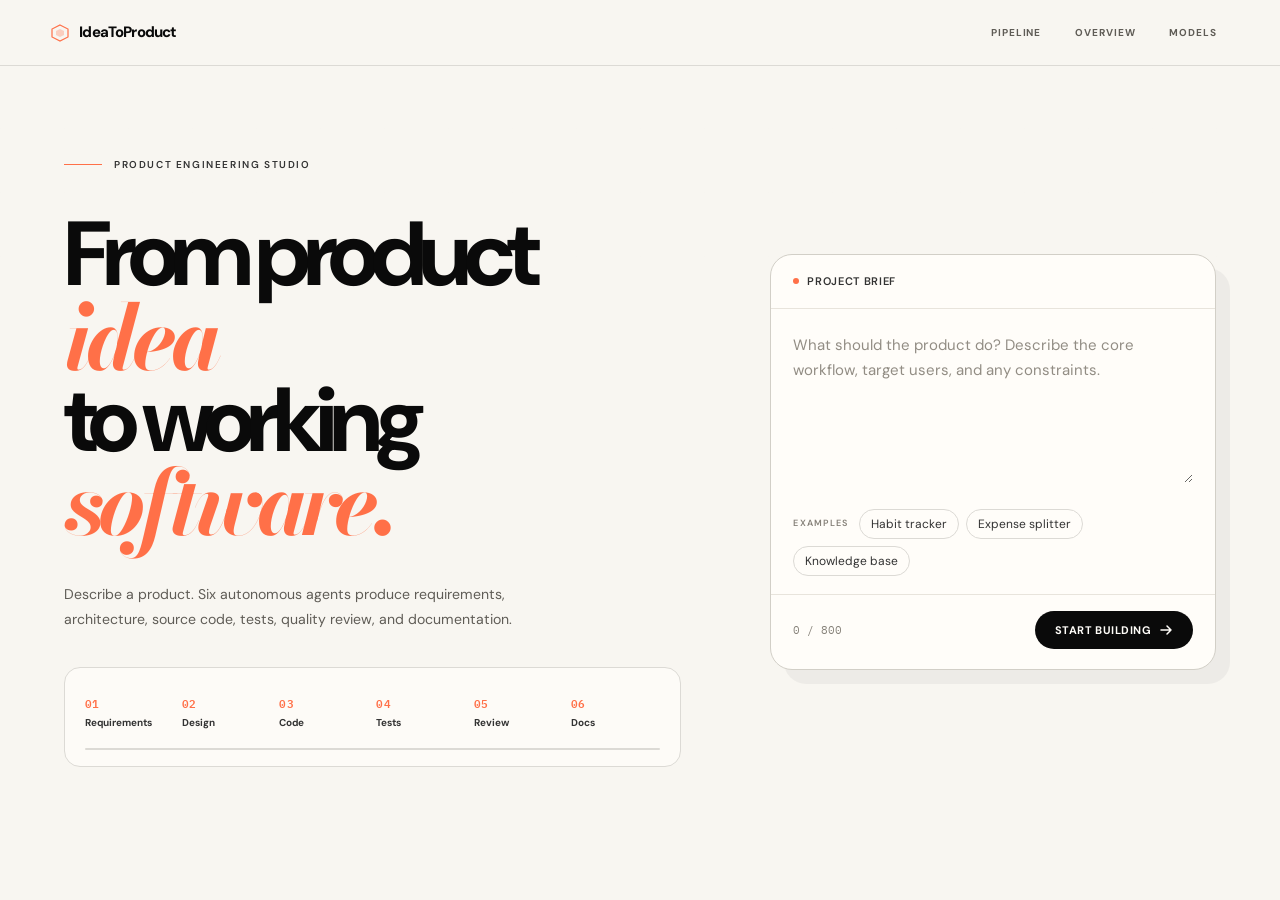
<file: frontend/index.html>
<!DOCTYPE html>
<html lang="en">

<head>
  <meta charset="UTF-8" />
  <meta name="viewport" content="width=device-width, initial-scale=1.0" />
  <title>IdeaToProduct — Product Engineering Studio</title>
  <meta name="description"
    content="Transform a product brief into structured requirements, architecture, generated code, tests, quality review, and documentation." />
  <link rel="preconnect" href="https://fonts.googleapis.com" />
  <link rel="preconnect" href="https://fonts.gstatic.com" crossorigin />
  <link
    href="https://fonts.googleapis.com/css2?family=DM+Sans:ital,opsz,wght@0,9..40,400;0,9..40,500;0,9..40,600;0,9..40,700&family=DM+Serif+Display&family=IBM+Plex+Mono:wght@400;500&display=swap"
    rel="stylesheet" />
  <link rel="stylesheet" href="style.css" />
  <link href="https://fonts.googleapis.com/css2?family=Bodoni+Moda:ital,opsz,wght@1,6..96,700&display=swap" rel="stylesheet">
</head>

<body>
  <!-- ═══════════════════════════════════════
     GLOBAL NAV
  ════════════════════════════════════════ -->
  <nav class="nav" id="mainNav" role="navigation" aria-label="Main navigation">
    <div class="nav-inner">
      <a href="#" class="nav-logo" id="navLogo" aria-label="IdeaToProduct home">
        <svg class="logo-mark" width="18" height="18" viewBox="0 0 18 18" fill="none" aria-hidden="true">
          <polygon points="9,1 17,5 17,13 9,17 1,13 1,5" stroke="currentColor" stroke-width="1.2" fill="none" />
          <polygon points="9,5 13,7 13,11 9,13 5,11 5,7" fill="currentColor" opacity="0.3" />
        </svg>
        <span>IdeaToProduct</span>
      </a>

      <!-- Landing nav links -->
      <div class="nav-links" id="navLanding">
        <a href="#pipeline-overview" class="nav-link">Pipeline</a>
        <button class="nav-link" id="navOverviewBtn" type="button" onclick="openPipelineOverview()">Overview</button>
        <button class="nav-link" id="navModelCfgBtn" type="button">Models</button>
      </div>

      <!-- Studio nav (shown during workspace) -->
      <div class="nav-links nav-studio hidden" id="navStudio">
        <div class="pipeline-status" id="navPipelineStatus">
          <span class="status-indicator" id="navStatusIndicator"></span>
          <span class="status-label" id="navPipelineLabel">Initializing</span>
        </div>
        <button class="nav-btn-ghost stop-btn hidden" id="stopPipelineBtn" type="button"
          onclick="stopPipeline()">Stop</button>
        <button class="nav-btn-ghost" id="navModelCfgBtn2" type="button">Models</button>
        <div class="export-menu-wrap">
          <button class="nav-btn-ghost" id="exportMenuBtn" type="button" aria-expanded="false">Export</button>
          <div class="export-menu hidden" id="exportMenu" role="menu">
            <button type="button" data-export="zip">Download project ZIP</button>
            <button type="button" data-export="json">Export pipeline JSON</button>
            <button type="button" data-export="markdown">Export report Markdown</button>
          </div>
        </div>
        <button class="nav-btn-ghost" onclick="exitStudio()" type="button">Exit</button>
      </div>

      <!-- Mobile menu toggle -->
      <button class="mobile-menu-toggle hidden" id="mobileMenuToggle" aria-label="Toggle menu" type="button">
        <span></span><span></span><span></span>
      </button>
    </div>
  </nav>

  <!-- ═══════════════════════════════════════
     SCREEN: LANDING
  ════════════════════════════════════════ -->
  <section id="screenLanding" class="screen screen-landing">
    <!-- Animated background -->
    <div class="landing-bg" aria-hidden="true">
      <div class="bg-grid"></div>
      <div class="bg-orb bg-orb-1"></div>
      <div class="bg-orb bg-orb-2"></div>
      <div class="bg-orb bg-orb-3"></div>
      <canvas id="particleCanvas" class="bg-particles"></canvas>
      <div class="bg-glow-line"></div>
    </div>
    <div class="landing-grid">
      <!-- Left: Editorial headline + pipeline -->
      <div class="landing-editorial" id="landingLeft">
        <p class="landing-eyebrow">
          <span class="eyebrow-line"></span>
          Product Engineering Studio
        </p>

        <h1 class="landing-heading">
          <span class="lh-line">From product</span>
          <span class="lh-line lh-serif">idea</span>
          <span class="lh-line">to working</span>
          <span class="lh-line lh-serif">software.</span>
        </h1>

        <p class="landing-description">
          Describe a product. Six autonomous agents produce requirements,
          architecture, source code, tests, quality review, and documentation.
        </p>

        <!-- Pipeline visualization -->
        <div class="pipeline-track" id="pipeline-overview" aria-label="Six-stage pipeline">
          <div class="pt-stages">
            <div class="pt-stage" data-stage="requirement">
              <span class="pt-num">01</span>
              <span class="pt-label">Requirements</span>
            </div>
            <div class="pt-stage" data-stage="design">
              <span class="pt-num">02</span>
              <span class="pt-label">Design</span>
            </div>
            <div class="pt-stage" data-stage="code">
              <span class="pt-num">03</span>
              <span class="pt-label">Code</span>
            </div>
            <div class="pt-stage" data-stage="test">
              <span class="pt-num">04</span>
              <span class="pt-label">Tests</span>
            </div>
            <div class="pt-stage" data-stage="review">
              <span class="pt-num">05</span>
              <span class="pt-label">Review</span>
            </div>
            <div class="pt-stage" data-stage="documentation">
              <span class="pt-num">06</span>
              <span class="pt-label">Docs</span>
            </div>
          </div>
          <div class="pt-connector"><span class="pt-signal"></span></div>
        </div>
      </div>

      <!-- Right: Idea input card -->
      <div class="landing-input" id="landingRight">
        <div class="idea-card" id="ideaCard">
          <div class="ic-header">
            <span class="ic-dot"></span>
            <span class="ic-label">Project Brief</span>
          </div>

          <div class="ic-body">
            <label for="ideaInput" class="sr-only">Describe your product idea</label>
            <textarea id="ideaInput" class="ic-textarea"
              placeholder="What should the product do? Describe the core workflow, target users, and any constraints."
              maxlength="800" rows="5"></textarea>
          </div>

          <div class="ic-examples">
            <span class="ic-ex-label">Examples</span>
            <button class="ic-chip" type="button" onclick="fillIdea(this)"
              data-idea="A minimalist habit tracker where users set daily goals, check them off, and build streaks. Reset at midnight, weekly email summary on Sunday.">Habit
              tracker</button>
            <button class="ic-chip" type="button" onclick="fillIdea(this)"
              data-idea="An expense splitter for groups of friends. Log shared expenses, split by equal share or percentage, track who owes what, and settle debts.">Expense
              splitter</button>
            <button class="ic-chip" type="button" onclick="fillIdea(this)"
              data-idea="A team knowledge base with markdown editing, tag-based search, version history, and export to PDF. No login required for read access.">Knowledge
              base</button>
          </div>

          <div class="ic-footer">
            <span class="ic-char-count">
              <span id="charCount">0</span>
              <span class="ic-char-max"> / 800</span>
            </span>
            <button class="cta-btn" id="launchBtn" onclick="launchPipeline()" type="button">
              <span id="launchBtnLabel">Start building</span>
              <svg width="14" height="14" viewBox="0 0 14 14" fill="none" aria-hidden="true">
                <path d="M2 7h10M8 3l4 4-4 4" stroke="currentColor" stroke-width="1.5" stroke-linecap="round"
                  stroke-linejoin="round" />
              </svg>
            </button>
          </div>
        </div>
      </div>
    </div>
  </section>

  <!-- ═══════════════════════════════════════
     SCREEN: STUDIO (workspace)
  ════════════════════════════════════════ -->
  <section id="screenStudio" class="screen screen-studio hidden">

    <!-- Sidebar -->
    <aside class="studio-sidebar" id="studioSidebar">
      <div class="sidebar-resize-handle" id="sidebarResizeHandle" aria-label="Resize sidebar"></div>
      <!-- Project info -->
      <div class="sb-project">
        <div class="sb-proj-name" id="sbProjName">—</div>
        <div class="sb-proj-status" id="sbProjStatus">
          <span class="status-indicator" id="sbStatusDot"></span>
          <span id="sbStatusLabel">Initializing</span>
        </div>
      </div>

      <!-- Pipeline stages -->
      <div class="sb-section-label">Pipeline</div>
      <nav class="sb-nav" id="sbNav" aria-label="Pipeline stages">
        <button class="sb-item active" data-view="overview" onclick="switchView('overview')" type="button">
          <svg class="sb-icon" viewBox="0 0 16 16" fill="none" aria-hidden="true">
            <rect x="2" y="2" width="5" height="5" rx="1" stroke="currentColor" stroke-width="1.2" />
            <rect x="9" y="2" width="5" height="5" rx="1" stroke="currentColor" stroke-width="1.2" />
            <rect x="2" y="9" width="5" height="5" rx="1" stroke="currentColor" stroke-width="1.2" />
            <rect x="9" y="9" width="5" height="5" rx="1" stroke="currentColor" stroke-width="1.2" />
          </svg>
          Overview
        </button>
        <div class="sb-pipeline-stages" id="sbPipelineStages">
          <!-- Injected by JS -->
        </div>
      </nav>

      <div class="sb-section-label">Project</div>
      <nav class="sb-nav" aria-label="Project views">
        <button class="sb-item" data-view="projects" onclick="switchView('projects')" type="button">
          <svg class="sb-icon" viewBox="0 0 16 16" fill="none" aria-hidden="true">
            <path d="M2 4.5h4l1.5 1.5H14v7H2v-8.5z" stroke="currentColor" stroke-width="1.2" />
            <path d="M2 4.5V3h4l1.5 1.5" stroke="currentColor" stroke-width="1.2" />
          </svg>
          Previous Projects
        </button>
        <button class="sb-item" data-view="artifacts" onclick="switchView('artifacts')" type="button">
          <svg class="sb-icon" viewBox="0 0 16 16" fill="none" aria-hidden="true">
            <path d="M3 2h7l4 4v9H3V2z" stroke="currentColor" stroke-width="1.2" />
            <path d="M10 2v4h4" stroke="currentColor" stroke-width="1.2" stroke-linecap="round" />
          </svg>
          Artifacts
        </button>
        <button class="sb-item" data-view="github" onclick="switchView('github')" type="button">
          <svg class="sb-icon" viewBox="0 0 16 16" fill="none" aria-hidden="true">
            <path d="M5 3h6v10H5V3z" stroke="currentColor" stroke-width="1.2" />
            <path d="M7 5h2v2H7V5z" stroke="currentColor" stroke-width="1.2" />
          </svg>
          GitHub
        </button>
        <button class="sb-item" data-view="models" onclick="switchView('models')" type="button">
          <svg class="sb-icon" viewBox="0 0 16 16" fill="none" aria-hidden="true">
            <rect x="2" y="3" width="12" height="10" rx="1.5" stroke="currentColor" stroke-width="1.2" />
            <path d="M5 7h6M5 9.5h4" stroke="currentColor" stroke-width="1.2" stroke-linecap="round" />
          </svg>
          Models
        </button>
        <button class="sb-item" data-view="usage" onclick="switchView('usage')" type="button">
          <svg class="sb-icon" viewBox="0 0 16 16" fill="none" aria-hidden="true">
            <path d="M3 12.5V8M6.5 12.5V5M10 12.5V2.5M13 12.5V7" stroke="currentColor" stroke-width="1.2" stroke-linecap="round"/>
          </svg>
          Token Usage
        </button>
      </nav>

      <!-- Activity rail -->
      <div class="sb-section-label sb-activity-label">
        Activity
        <span class="sb-activity-count" id="sbActivityCount">0</span>
      </div>
      <div class="sb-activity-feed" id="sbActivityFeed">
        <!-- Injected by JS -->
      </div>
    </aside>

    <!-- Main content area -->
    <main class="studio-main" id="studioMain">
      <section id="liveWorkspacePanel" class="live-workspace-panel hidden" aria-live="polite">
        <div class="live-workspace-head">
          <div>
            <div class="live-kicker">CODE AGENT / LIVE WORKSPACE</div>
            <h2>Generated source</h2>
            <p id="liveWorkspaceStatus">Waiting for generated files…</p>
          </div>
          <span class="live-workspace-indicator"><i></i><span id="liveWorkspaceBadge">Waiting</span></span>
        </div>
        <div class="live-workspace-grid">
          <aside class="live-file-list" id="liveFileList">
            <div class="live-empty">Files will appear here when the Code Agent saves them.</div>
          </aside>
          <div class="live-editor">
            <div class="live-editor-tab" id="liveEditorTab">No file selected</div>
            <pre id="liveEditorContent">// Real generated source will appear here.
// This panel never substitutes demo code.</pre>
          </div>
        </div>
      </section>
      <div id="view-overview" class="studio-view"></div>
      <div id="view-projects" class="studio-view hidden"></div>
      <div id="view-requirement" class="studio-view hidden"></div>
      <div id="view-design" class="studio-view hidden"></div>
      <div id="view-code" class="studio-view hidden"></div>
      <div id="view-test" class="studio-view hidden"></div>
      <div id="view-review" class="studio-view hidden"></div>
      <div id="view-documentation" class="studio-view hidden"></div>
      <div id="view-artifacts" class="studio-view hidden"></div>
      <div id="view-models" class="studio-view hidden"></div>
      <div id="view-usage" class="studio-view hidden"></div>
<div id="view-github" class="studio-view hidden"></div>
    </main>
  </section>

  <!-- ═══════════════════════════════════════
     CLARIFICATION OVERLAY
  ════════════════════════════════════════ -->
  <div class="overlay hidden" id="clarifyOverlay" role="dialog" aria-label="Clarification needed"
    aria-modal="true">
    <div class="clarify-modal">
      <div class="cm-header">
        <svg width="14" height="14" viewBox="0 0 14 14" fill="none" aria-hidden="true">
          <circle cx="7" cy="7" r="6" stroke="currentColor" stroke-width="1.2" />
          <path d="M7 4v3.5M7 9.5v.5" stroke="currentColor" stroke-width="1.2" stroke-linecap="round" />
        </svg>
        <span>Clarification needed</span>
      </div>
      <h2 class="cm-title">The agent needs more context</h2>
      <p class="cm-sub">Answer in detail for better results, or skip to use standard defaults.</p>
      <div class="cm-questions" id="cmQuestions"></div>
      <div class="cm-actions">
        <button class="btn-ghost" type="button" onclick="skipClarification()">Skip with defaults</button>
        <button class="cta-btn" type="button" onclick="submitClarification()">
          <span>Continue pipeline</span>
          <svg width="14" height="14" viewBox="0 0 14 14" fill="none" aria-hidden="true">
            <path d="M2 7h10M8 3l4 4-4 4" stroke="currentColor" stroke-width="1.5" stroke-linecap="round"
              stroke-linejoin="round" />
          </svg>
        </button>
      </div>
    </div>
  </div>

  <!-- ═══════════════════════════════════════
     MODEL CONFIG OVERLAY
  ════════════════════════════════════════ -->
  <div class="overlay hidden" id="modelConfigOverlay" role="dialog" aria-label="Model configuration"
    aria-modal="true">
    <div class="model-config-modal">
      <div class="mcm-header">
        <h2 class="mcm-title">Model Configuration</h2>
        <button class="mcm-close" type="button" onclick="closeModelConfig()" aria-label="Close model config">
          <svg width="14" height="14" viewBox="0 0 14 14" fill="none"><path d="M3 3l8 8M11 3l-8 8" stroke="currentColor" stroke-width="1.4" stroke-linecap="round"/></svg>
        </button>
      </div>
      <p class="mcm-sub">Edit any agent's model ID below. Click <strong>Save Changes</strong> to write to <code>.env</code> and restart the server to apply.</p>
      <div class="mcm-agents" id="mcmAgents">
        <!-- Injected by JS -->
      </div>
      <div class="mcm-footer">
        <span class="mcm-note">Provider credentials are never stored in the browser.</span>
        <button class="mv-save-btn" id="mcmSaveBtn" type="button" onclick="saveModelConfig()">&#128190; Save Changes</button>
      </div>
    </div>
  </div>

  <!-- Mobile sidebar overlay -->
  <div class="mobile-sidebar-overlay hidden" id="mobileSidebarOverlay"></div>

  <script src="mock-data.js"></script>
  <script src="app.js"></script>
</body>

</html>
</file>
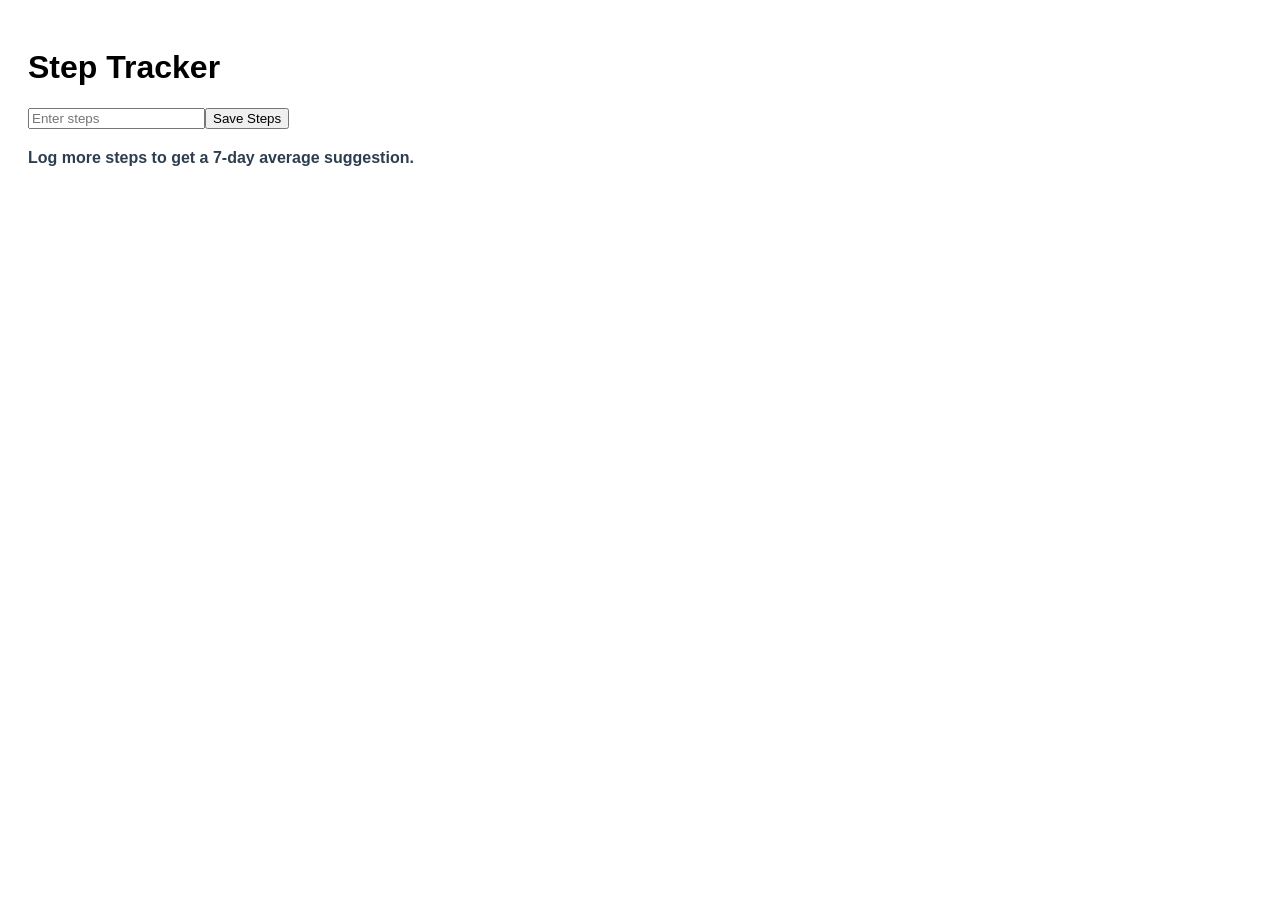
<file: generated_projects/project-003/index.html>
<!DOCTYPE html><html lang="en"><head><meta charset="UTF-8"><title>Step Tracker</title><style>body{font-family:sans-serif;padding:20px}#suggestion{margin-top:20px;font-weight:bold;color:#2c3e50}</style></head><body><h1>Step Tracker</h1><div><input type="number" id="stepInput" placeholder="Enter steps"><button id="saveBtn">Save Steps</button><p id="error" style="color:red"></p></div><div id="suggestion"></div><script src="app.js"></script></body></html>
</file>
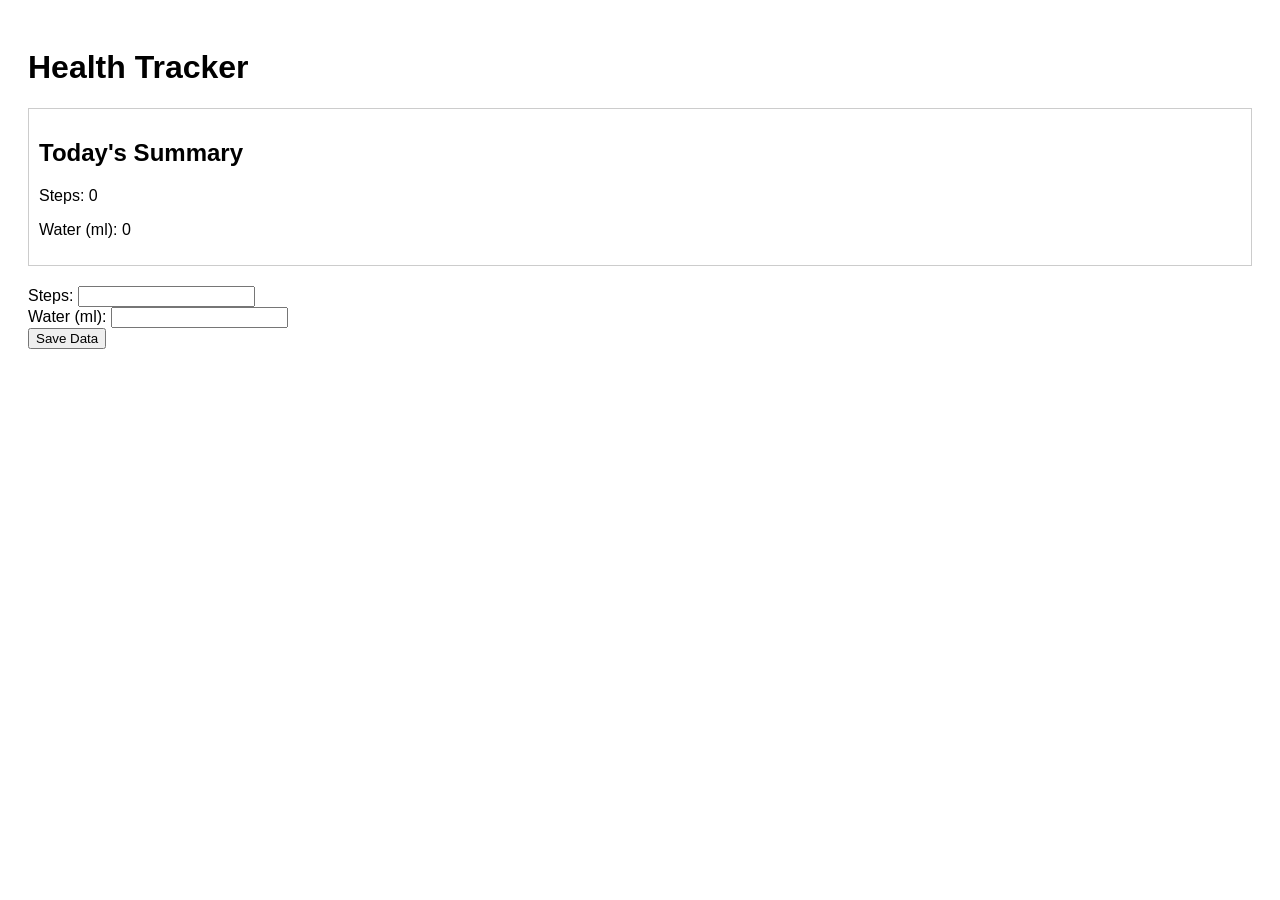
<file: generated_projects/project-004/index.html>
<!DOCTYPE html><html lang="en"><head><meta charset="UTF-8"><title>Health Tracker</title><link rel="stylesheet" href="style.css"></head><body><h1>Health Tracker</h1><div id="dashboard"><h2>Today's Summary</h2><p>Steps: <span id="display-steps">0</span></p><p>Water (ml): <span id="display-water">0</span></p></div><form id="health-form"><div><label>Steps: <input type="number" id="steps" required></label></div><div><label>Water (ml): <input type="number" id="water" required></label></div><button type="submit">Save Data</button><p id="error-msg" style="color:red"></p></form><script src="app.js"></script></body></html>
</file>
<file: frontend/style.css>
/* ═══════════════════════════════════════════════════
   IdeaToProduct — E2E Antigrav Editorial Design System
   Art-directed engineering workspace.
   Editorial typography · restrained palette · intentional space.
═══════════════════════════════════════════════════ */
@charset "UTF-8";

/* ── Tokens ───────────────────────────────────── */
:root {
  --bg:       #F8F6F1;
  --bg-1:     #FFFDF9;
  --bg-2:     #F1EEE7;
  --bg-3:     #EAE6DE;
  --bg-4:     #DFDBD2;
  --bg-5:     #D4CFC5;

  --border:     rgba(10, 10, 10, 0.10);
  --border-md:  rgba(10, 10, 10, 0.16);
  --border-hi:  rgba(10, 10, 10, 0.28);

  --text:       #0A0A0A;
  --text-dim:   #5F5C56;
  --text-muted: #858078;

  --green:      #2ec27e;
  --green-dim:  rgba(46, 194, 126, 0.08);
  --green-soft: rgba(46, 194, 126, 0.15);
  --red:        #d95757;
  --red-dim:    rgba(217, 87, 87, 0.08);
  --amber:      #d4a24e;
  --amber-dim:  rgba(212, 162, 78, 0.08);

  --accent:     #FF7048;
  --accent-dim: rgba(255, 112, 72, 0.10);
  --accent-glow: rgba(255, 112, 72, 0.18);

  --radius:     12px;
  --radius-sm:  8px;
  --radius-lg:  20px;
  --nav-h:      56px;
  --sb-w:       232px;

  --font:       'DM Sans', system-ui, -apple-system, sans-serif;
  --font-serif: 'Bodoni Moda', Georgia, serif;
  --font-mono:  'IBM Plex Mono', 'SF Mono', monospace;
  --dur: 0.2s;
  --ease: cubic-bezier(0.16, 1, 0.3, 1);
}

@media (prefers-reduced-motion: reduce) {
  :root { --dur: 0.01s; }
  *, *::before, *::after {
    animation-duration: 0.01ms !important;
    transition-duration: 0.01ms !important;
  }
}

/* ── Reset ──────────────────────────────────── */
*, *::before, *::after { box-sizing: border-box; margin: 0; padding: 0; }

html {
  font-family: var(--font);
  font-size: 14px;
  line-height: 1.55;
  background: var(--bg);
  color: var(--text);
  overflow-x: hidden;
  -webkit-font-smoothing: antialiased;
  -moz-osx-font-smoothing: grayscale;
}

body { min-height: 100vh; }
button { font-family: inherit; cursor: pointer; border: none; background: none; color: inherit; }
textarea, input { font-family: inherit; }
::selection { background: var(--accent); color: #fff; }
img { max-width: 100%; display: block; }
a { color: inherit; text-decoration: none; }

.hidden { display: none !important; }
.sr-only {
  position: absolute; width: 1px; height: 1px; padding: 0; margin: -1px;
  overflow: hidden; clip: rect(0, 0, 0, 0); border: 0;
}

/* ── Navigation ──────────────────────────────── */
.nav {
  position: fixed; top: 0; left: 0; right: 0; z-index: 100;
  height: var(--nav-h);
  background: rgba(10, 11, 15, 0.85);
  backdrop-filter: blur(16px);
  -webkit-backdrop-filter: blur(16px);
  border-bottom: 1px solid var(--border);
  transition: background var(--dur) var(--ease), border-color var(--dur) var(--ease);
}

.nav.scrolled {
  background: rgba(10, 11, 15, 0.95);
  border-color: var(--border-md);
}

.nav-inner {
  display: flex; align-items: center; justify-content: space-between;
  max-width: 1400px; margin: 0 auto;
  padding: 0 32px; height: 100%;
}

.nav-logo {
  display: flex; align-items: center; gap: 10px;
  font-size: 14px; font-weight: 600; letter-spacing: -0.01em;
  color: var(--text); transition: opacity var(--dur);
}
.nav-logo:hover { opacity: 0.8; }
.nav-logo .logo-mark { color: var(--accent); }

.nav-links { display: flex; align-items: center; gap: 8px; }

.nav-link {
  font-size: 12px; font-weight: 500; color: var(--text-dim);
  padding: 6px 12px; border-radius: var(--radius-sm);
  transition: color var(--dur), background var(--dur);
  letter-spacing: 0.01em;
}
.nav-link:hover { color: var(--text); background: var(--bg-3); }

.nav-btn-ghost {
  font-size: 12px; font-weight: 500; color: var(--text-dim);
  padding: 6px 14px; border-radius: var(--radius-sm);
  border: 1px solid var(--border-md);
  transition: all var(--dur);
}
.nav-btn-ghost:hover {
  color: var(--text); border-color: var(--border-hi); background: var(--bg-3);
}
.nav-btn-ghost.stop-btn { color: var(--red); }
.nav-btn-ghost.stop-btn:hover {
  color: var(--red); border-color: var(--red); background: var(--bg-3);
}
.nav-btn-ghost.stop-btn:disabled { opacity: 0.65; cursor: wait; }

.studio-project-name {
  font-size: 12px; font-weight: 500; color: var(--text-dim);
  font-family: var(--font-mono);
  max-width: 200px; overflow: hidden; text-overflow: ellipsis; white-space: nowrap;
}

.pipeline-status {
  display: flex; align-items: center; gap: 6px;
  font-size: 11px; font-weight: 500;
  font-family: var(--font-mono);
  padding: 4px 10px;
  background: var(--bg-3);
  border: 1px solid var(--border);
  border-radius: var(--radius-sm);
}

.status-indicator {
  width: 6px; height: 6px; border-radius: 50%;
  background: var(--accent);
  flex-shrink: 0;
}
.status-indicator.running { animation: pulse 2s infinite; }
.status-indicator.done { background: var(--green); }
.status-indicator.error { background: var(--red); }
.status-indicator.stopping,
.status-indicator.cancelled { background: var(--amber); }

@keyframes pulse {
  0%, 100% { opacity: 1; }
  50% { opacity: 0.3; }
}

.mobile-menu-toggle {
  display: none; flex-direction: column; gap: 4px;
  padding: 8px; cursor: pointer;
}
.mobile-menu-toggle span {
  display: block; width: 18px; height: 1.5px;
  background: var(--text-dim);
  transition: transform var(--dur), opacity var(--dur);
}

/* ══════════════════════════════════════════════
   LANDING PAGE
══════════════════════════════════════════════ */
.screen-landing {
  min-height: 100vh;
  display: flex; align-items: center;
  padding: calc(var(--nav-h) + 40px) 32px 60px;
}

.landing-grid {
  display: grid;
  grid-template-columns: 1fr 420px;
  gap: 80px;
  max-width: 1200px;
  margin: 0 auto;
  width: 100%;
  align-items: center;
}

.landing-editorial {
  opacity: 0; transform: translateY(24px);
  animation: fadeUp 0.8s var(--ease) 0.1s forwards;
}

.landing-input {
  opacity: 0; transform: translateY(24px);
  animation: fadeUp 0.8s var(--ease) 0.25s forwards;
}

@keyframes fadeUp {
  to { opacity: 1; transform: translateY(0); }
}

/* Eyebrow */
.landing-eyebrow {
  display: flex; align-items: center; gap: 10px;
  font-size: 10px; font-weight: 600;
  letter-spacing: 0.12em; text-transform: uppercase;
  color: var(--accent);
  margin-bottom: 28px;
}
.eyebrow-line {
  width: 32px; height: 1px; background: var(--accent);
  opacity: 0.5;
}

/* Heading */
.landing-heading {
  font-size: clamp(36px, 5vw, 56px);
  font-weight: 700;
  line-height: 1.1;
  letter-spacing: -0.03em;
  margin-bottom: 24px;
}
.lh-line { display: block; }
.lh-serif {
  font-family: var(--font-serif);
  font-weight: 400;
  font-style: italic;
  color: var(--accent);
}

/* Description */
.landing-description {
  font-size: 15px; line-height: 1.65;
  color: var(--text-dim);
  max-width: 480px;
  margin-bottom: 40px;
}

/* Pipeline track */
.pipeline-track {
  border: 1px solid var(--border);
  border-radius: var(--radius);
  padding: 20px 24px;
  background: var(--bg-1);
}
.pt-stages {
  display: grid; grid-template-columns: repeat(6, 1fr);
  gap: 4px;
}
.pt-stage {
  display: flex; flex-direction: column; gap: 4px;
  padding: 8px 0;
}
.pt-num {
  font-family: var(--font-mono);
  font-size: 10px; font-weight: 500;
  color: var(--text-muted);
  letter-spacing: 0.02em;
}
.pt-label {
  font-size: 12px; font-weight: 500;
  color: var(--text-dim);
}
.pt-connector {
  height: 2px; background: var(--border-md);
  border-radius: 1px;
  margin-top: 12px;
  position: relative; overflow: hidden;
}
.pt-signal {
  position: absolute; left: -40%; top: 0;
  width: 40%; height: 100%;
  background: linear-gradient(90deg, transparent, var(--accent), transparent);
  animation: signalSlide 3s ease-in-out infinite;
}
@keyframes signalSlide {
  0% { left: -40%; }
  100% { left: 100%; }
}

/* ── Idea Card ─────────────────────────────── */
.idea-card {
  background: var(--bg-1);
  border: 1px solid var(--border-md);
  border-radius: var(--radius-lg);
  overflow: hidden;
  transition: border-color var(--dur);
}
.idea-card:focus-within {
  border-color: var(--accent);
}

.ic-header {
  display: flex; align-items: center; gap: 8px;
  padding: 14px 20px;
  border-bottom: 1px solid var(--border);
  font-size: 11px; font-weight: 600;
  letter-spacing: 0.06em; text-transform: uppercase;
  color: var(--text-dim);
}
.ic-dot {
  width: 6px; height: 6px; border-radius: 50%;
  background: var(--accent);
  animation: pulse 2.5s infinite;
}
.ic-label { color: var(--text-dim); }

.ic-body { padding: 16px 20px 8px; }

.ic-textarea {
  width: 100%;
  background: transparent;
  border: none;
  color: var(--text);
  font-size: 14px;
  line-height: 1.65;
  resize: vertical;
  min-height: 100px;
  outline: none;
}
.ic-textarea::placeholder { color: var(--text-muted); }

.ic-examples {
  display: flex; align-items: center; gap: 6px;
  padding: 8px 20px 12px;
  flex-wrap: wrap;
}
.ic-ex-label {
  font-size: 10px; font-weight: 600;
  letter-spacing: 0.08em; text-transform: uppercase;
  color: var(--text-muted);
  margin-right: 4px;
}
.ic-chip {
  font-size: 12px; color: var(--text-dim);
  padding: 4px 10px;
  border: 1px solid var(--border);
  border-radius: var(--radius-sm);
  transition: all var(--dur);
  white-space: nowrap;
}
.ic-chip:hover {
  color: var(--text); border-color: var(--border-hi);
  background: var(--bg-3);
}

.ic-footer {
  display: flex; align-items: center; justify-content: space-between;
  padding: 12px 20px;
  border-top: 1px solid var(--border);
}
.ic-char-count {
  font-family: var(--font-mono);
  font-size: 11px; color: var(--text-muted);
}
.ic-char-max { color: var(--text-muted); }

/* CTA Button */
.cta-btn {
  display: inline-flex; align-items: center; gap: 8px;
  padding: 10px 20px;
  background: var(--accent);
  color: #0a0b0f;
  font-size: 13px; font-weight: 600;
  border-radius: var(--radius-sm);
  border: none;
  transition: all var(--dur);
  letter-spacing: -0.01em;
}
.cta-btn:hover { filter: brightness(1.1); transform: translateY(-1px); }
.cta-btn:active { transform: translateY(0); }
.cta-btn:disabled {
  opacity: 0.5; cursor: not-allowed; transform: none;
  filter: none;
}

.btn-ghost {
  font-size: 13px; font-weight: 500;
  color: var(--text-dim);
  padding: 10px 18px;
  border: 1px solid var(--border-md);
  border-radius: var(--radius-sm);
  transition: all var(--dur);
}
.btn-ghost:hover {
  color: var(--text); border-color: var(--border-hi);
  background: var(--bg-3);
}

.project-list { display: grid; gap: 10px; }
.project-folder {
  overflow: hidden;
  background: var(--bg-2);
  border: 1px solid var(--border);
  border-radius: var(--radius-lg);
}
.project-folder summary {
  display: flex;
  align-items: center;
  justify-content: space-between;
  gap: 16px;
  padding: 16px 18px;
  cursor: pointer;
  list-style: none;
}
.project-folder summary::-webkit-details-marker { display: none; }
.project-folder summary::before { content: '▸'; color: var(--accent); }
.project-folder[open] summary::before { content: '▾'; }
.project-folder-name {
  flex: 1;
  min-width: 0;
  overflow-wrap: anywhere;
  font-family: var(--font-mono);
  color: var(--text);
}
.project-folder-meta {
  color: var(--text-muted);
  font-size: 11px;
  text-align: right;
}
.project-file-list {
  display: grid;
  gap: 6px;
  padding: 0 18px 16px 40px;
  color: var(--text-dim);
  font: 11px/1.5 var(--font-mono);
  overflow-wrap: anywhere;
}
.project-file-empty { list-style: none; color: var(--text-muted); }

.export-menu-wrap { position: relative; }
.export-menu {
  position: absolute;
  z-index: 120;
  top: calc(100% + 8px);
  right: 0;
  min-width: 190px;
  padding: 6px;
  border: 1px solid var(--border-md);
  border-radius: var(--radius);
  background: var(--bg-2);
  box-shadow: 0 12px 32px rgba(0, 0, 0, .28);
}
.export-menu button {
  width: 100%;
  padding: 9px 10px;
  border-radius: var(--radius-sm);
  color: var(--text-dim);
  font-size: 12px;
  text-align: left;
}
.export-menu button:hover { color: var(--text); background: var(--bg-3); }

.live-workspace-panel {
  max-width: 1120px;
  margin: 0 0 28px;
  padding: 18px;
  border: 1px solid var(--border-md);
  border-radius: var(--radius-lg);
  background: var(--bg-2);
}
.live-workspace-head {
  display: flex;
  align-items: flex-start;
  justify-content: space-between;
  gap: 18px;
  margin-bottom: 16px;
}
.live-kicker {
  color: var(--accent);
  font: 10px/1.4 var(--font-mono);
  letter-spacing: .12em;
}
.live-workspace-head h2 { margin-top: 4px; font-size: 17px; }
.live-workspace-head p { margin-top: 3px; color: var(--text-dim); font-size: 12px; }
.live-workspace-indicator {
  display: inline-flex;
  align-items: center;
  gap: 7px;
  color: var(--text-muted);
  font-size: 11px;
}
.live-workspace-indicator i {
  width: 7px;
  height: 7px;
  border-radius: 50%;
  background: var(--text-muted);
}
.live-workspace-indicator.is-active i { background: var(--accent); animation: pulse 2s infinite; }
.live-workspace-grid {
  display: grid;
  grid-template-columns: minmax(150px, .35fr) minmax(0, 1fr);
  min-height: 180px;
  overflow: hidden;
  border: 1px solid var(--border);
  border-radius: var(--radius);
}
.live-file-list {
  max-height: 360px;
  overflow: auto;
  padding: 8px;
  border-right: 1px solid var(--border);
  background: var(--bg-1);
}
.live-file-button {
  display: block;
  width: 100%;
  padding: 7px 8px;
  overflow: hidden;
  border-radius: var(--radius-sm);
  color: var(--text-dim);
  font: 11px/1.4 var(--font-mono);
  text-align: left;
  text-overflow: ellipsis;
  white-space: nowrap;
}
.live-file-button:hover,
.live-file-button.active { color: var(--text); background: var(--bg-3); }
.live-empty { padding: 10px; color: var(--text-muted); font-size: 11px; }
.live-editor { min-width: 0; background: var(--bg); }
.live-editor-tab {
  padding: 8px 12px;
  overflow: hidden;
  border-bottom: 1px solid var(--border);
  color: var(--text-dim);
  font: 11px/1.4 var(--font-mono);
  text-overflow: ellipsis;
  white-space: nowrap;
}
.live-editor pre {
  max-height: 330px;
  overflow: auto;
  padding: 14px;
  color: var(--text);
  font: 11px/1.55 var(--font-mono);
  white-space: pre-wrap;
  overflow-wrap: anywhere;
}

/* ══════════════════════════════════════════════
   STUDIO / WORKSPACE
══════════════════════════════════════════════ */
.screen-studio {
  display: flex;
  min-height: 100vh;
  padding-top: var(--nav-h);
}

/* Sidebar */
.studio-sidebar {
  position: fixed;
  top: var(--nav-h);
  left: 0;
  bottom: 0;
  width: var(--sb-w);
  background: var(--bg-1);
  border-right: 1px solid var(--border);
  padding: 20px 0;
  overflow-y: auto;
  z-index: 50;
  display: flex;
  flex-direction: column;
}

.studio-sidebar::-webkit-scrollbar { width: 4px; }
.studio-sidebar::-webkit-scrollbar-thumb { background: var(--border-md); border-radius: 2px; }
.sidebar-resize-handle {
  position: absolute; top: 0; right: -4px; bottom: 0; width: 8px;
  cursor: col-resize; z-index: 2;
}
.sidebar-resize-handle:hover { background: var(--accent); opacity: .35; }
.edge-case-list { display: flex; flex-direction: column; gap: 10px; }
.edge-case-card {
  padding: 14px 16px;
  background: var(--bg-2);
  border: 1px solid var(--border);
  border-left: 2px solid var(--border-md);
  border-radius: var(--radius);
}
.edge-case-id {
  margin-bottom: 6px;
  color: var(--accent);
  font: 11px var(--font-mono);
}
.edge-case-description { color: var(--text); line-height: 1.5; }
.edge-case-meta {
  display: flex; align-items: center; flex-wrap: wrap; gap: 6px;
  margin-top: 10px; color: var(--text-muted); font-size: 11px;
}

.sb-project {
  padding: 0 20px 16px;
  border-bottom: 1px solid var(--border);
  margin-bottom: 12px;
}
.sb-proj-name {
  font-size: 13px; font-weight: 600;
  max-width: 100%; overflow: hidden;
  text-overflow: ellipsis; white-space: nowrap;
  margin-bottom: 6px;
}
.sb-proj-status {
  display: flex; align-items: center; gap: 6px;
  font-size: 11px; font-weight: 500;
  font-family: var(--font-mono);
  color: var(--text-dim);
}
.sb-proj-status .status-indicator { width: 5px; height: 5px; }

.sb-section-label {
  font-size: 10px; font-weight: 600;
  letter-spacing: 0.1em; text-transform: uppercase;
  color: var(--text-muted);
  padding: 12px 20px 6px;
}

.sb-nav { display: flex; flex-direction: column; gap: 1px; padding: 0 8px; }

.sb-item {
  display: flex; align-items: center; gap: 8px;
  padding: 8px 12px;
  font-size: 12px; font-weight: 500;
  color: var(--text-dim);
  border-radius: var(--radius-sm);
  transition: all var(--dur);
  text-align: left;
  width: 100%;
}
.sb-item:hover { color: var(--text); background: var(--bg-3); }
.sb-item.active {
  color: var(--text);
  background: var(--bg-3);
  border-left: 2px solid var(--accent);
  padding-left: 10px;
}

.sb-icon { width: 14px; height: 14px; flex-shrink: 0; }

.sb-pipeline-stages { display: flex; flex-direction: column; gap: 1px; }

.sb-stage-item {
  display: flex; align-items: center; gap: 8px;
  padding: 7px 12px 7px 20px;
  font-size: 12px; font-weight: 500;
  color: var(--text-muted);
  border-radius: var(--radius-sm);
  transition: all var(--dur);
  text-align: left;
  width: 100%;
}
.sb-stage-item:hover { color: var(--text-dim); background: var(--bg-3); }
.sb-stage-item.active {
  color: var(--text); background: var(--bg-3);
}
.sb-stage-item.done { color: var(--text-dim); }
.sb-stage-item.done .sb-stage-dot { background: var(--green); }
.sb-stage-item.failed { color: var(--text-dim); }
.sb-stage-item.failed .sb-stage-dot { background: var(--red) !important; }

.sb-stage-dot {
  width: 5px; height: 5px; border-radius: 50%;
  background: var(--text-muted);
  flex-shrink: 0;
  transition: background var(--dur);
}
.sb-stage-item.active .sb-stage-dot {
  background: var(--accent);
  animation: pulse 2s infinite;
}
.sb-stage-item.running { color: var(--text); }
.sb-stage-item.running .sb-stage-dot {
  background: var(--accent);
  animation: pulse 2s infinite;
}

/* Activity feed */
.sb-activity-label {
  display: flex; align-items: center; gap: 6px;
  margin-top: auto;
}
.sb-activity-count {
  font-family: var(--font-mono);
  font-size: 10px;
  color: var(--accent);
  background: var(--accent-dim);
  padding: 1px 6px;
  border-radius: 3px;
}
.sb-activity-feed {
  padding: 4px 12px;
  max-height: 260px;
  overflow-y: auto;
}
.sb-activity-feed::-webkit-scrollbar { width: 3px; }
.sb-activity-feed::-webkit-scrollbar-thumb { background: var(--border); border-radius: 2px; }

.act-item {
  padding: 8px;
  border-bottom: 1px solid var(--border);
}
.act-item:last-child { border-bottom: none; }
.act-time {
  font-family: var(--font-mono);
  font-size: 10px; color: var(--text-muted);
}
.act-agent {
  font-size: 11px; font-weight: 600;
  color: var(--text-dim);
  margin: 2px 0;
}
.act-detail {
  font-size: 11px;
  color: var(--text-muted);
  line-height: 1.45;
}

/* ── Main content ─────────────────────────── */
.studio-main {
  flex: 1;
  margin-left: var(--sb-w);
  padding: 28px 36px 60px;
  min-height: calc(100vh - var(--nav-h));
  max-width: calc(100% - var(--sb-w));
}

.studio-view { max-width: 900px; }

/* ── View Headers ─────────────────────────── */
.view-hd { margin-bottom: 28px; }
.view-breadcrumb {
  font-size: 10px; font-weight: 600;
  letter-spacing: 0.1em; text-transform: uppercase;
  color: var(--text-muted);
  margin-bottom: 8px;
}
.view-title {
  font-size: 22px; font-weight: 700;
  letter-spacing: -0.02em;
  margin-bottom: 4px;
}
.view-sub {
  font-size: 13px; color: var(--text-dim);
  line-height: 1.6;
  max-width: 640px;
}

/* ── Section blocks ───────────────────────── */
.sec { margin-bottom: 28px; }
.sec-title {
  font-size: 11px; font-weight: 600;
  letter-spacing: 0.08em; text-transform: uppercase;
  color: var(--text-muted);
  margin-bottom: 12px;
  padding-bottom: 8px;
  border-bottom: 1px solid var(--border);
}

/* ── Overview ─────────────────────────────── */
.ov-grid {
  display: grid; grid-template-columns: 1fr 1fr;
  gap: 12px;
  margin-bottom: 28px;
}
.ov-card {
  background: var(--bg-2);
  border: 1px solid var(--border);
  border-radius: var(--radius);
  padding: 18px 20px;
}
.ov-card-label {
  font-size: 10px; font-weight: 600;
  letter-spacing: 0.08em; text-transform: uppercase;
  color: var(--text-muted);
  margin-bottom: 8px;
}
.ov-card-val {
  font-size: 18px; font-weight: 700;
  letter-spacing: -0.02em;
  margin-bottom: 4px;
}
.ov-card-sub {
  font-size: 11px; color: var(--text-muted);
  font-family: var(--font-mono);
}
.ov-problem-card {
  background: var(--bg-2);
  border: 1px solid var(--border);
  border-left: 2px solid var(--accent);
  border-radius: var(--radius);
  padding: 18px 20px;
  margin-bottom: 28px;
}
.ov-problem-text {
  font-size: 15px;
  line-height: 1.6;
  color: var(--text-primary);
}

/* Pipeline flow visualization */
.pipeline-flow { display: flex; flex-direction: column; gap: 0; }
.pf-stage {
  display: flex; gap: 16px; align-items: stretch;
  padding: 0;
}
.pf-track {
  display: flex; flex-direction: column; align-items: center;
  width: 20px; flex-shrink: 0;
}
.pf-dot {
  width: 8px; height: 8px; border-radius: 50%;
  background: var(--text-muted);
  border: 2px solid var(--bg-2);
  flex-shrink: 0;
  margin-top: 4px;
  transition: background var(--dur);
}
.pf-line {
  width: 1px; flex: 1; min-height: 16px;
  background: var(--border-md);
}
.pf-stage.done .pf-dot { background: var(--green); }
.pf-stage.running .pf-dot { background: var(--accent); animation: pulse 2s infinite; }
.pf-stage.failed .pf-dot { background: var(--red); }

.pf-content {
  display: flex; align-items: flex-start; justify-content: space-between;
  flex: 1; padding: 0 0 16px;
  min-width: 0;
}
.pf-name {
  font-size: 13px; font-weight: 600;
}
.pf-meta {
  font-size: 11px; color: var(--text-dim);
  font-family: var(--font-mono);
  margin-top: 2px;
}
.pf-time {
  font-size: 11px; color: var(--text-muted);
  font-family: var(--font-mono);
  white-space: nowrap;
}

/* ── Requirements view ────────────────────── */
.req-list {
  list-style: none;
  display: flex; flex-direction: column; gap: 6px;
}
.req-list li {
  font-size: 13px; line-height: 1.6;
  color: var(--text-dim);
  padding: 6px 12px;
  background: var(--bg-2);
  border-radius: var(--radius-sm);
  border-left: 2px solid var(--border-md);
}
.req-id {
  font-family: var(--font-mono);
  font-size: 11px; font-weight: 600;
  color: var(--accent);
  margin-right: 8px;
}

.req-story {
  display: flex; gap: 12px;
  padding: 12px;
  background: var(--bg-2);
  border: 1px solid var(--border);
  border-radius: var(--radius);
  margin-bottom: 8px;
}
.req-story-id {
  font-family: var(--font-mono);
  font-size: 11px; font-weight: 600;
  color: var(--accent);
  flex-shrink: 0;
  padding-top: 2px;
}
.req-story-body {
  font-size: 13px; line-height: 1.6;
  color: var(--text-dim);
}

/* ── Design view ──────────────────────────── */
.comp-table {
  width: 100%;
  border-collapse: collapse;
  font-size: 13px;
}
.comp-table th {
  text-align: left;
  font-size: 10px; font-weight: 600;
  letter-spacing: 0.06em; text-transform: uppercase;
  color: var(--text-muted);
  padding: 8px 12px;
  border-bottom: 1px solid var(--border-md);
}
.comp-table td {
  padding: 10px 12px;
  border-bottom: 1px solid var(--border);
  color: var(--text-dim);
  vertical-align: top;
}
.comp-id {
  font-family: var(--font-mono);
  font-size: 11px; font-weight: 500;
  color: var(--accent);
}
.tag-muted { color: var(--text-muted); }

.comp-deps { display: flex; flex-wrap: wrap; gap: 4px; }
.comp-dep-tag {
  font-family: var(--font-mono);
  font-size: 10px; font-weight: 500;
  color: var(--text-muted);
  padding: 2px 6px;
  background: var(--bg-3);
  border-radius: 3px;
  border: 1px solid var(--border);
}

.decision-card {
  padding: 14px 16px;
  background: var(--bg-2);
  border: 1px solid var(--border);
  border-radius: var(--radius);
  margin-bottom: 8px;
}
.dec-id {
  font-family: var(--font-mono);
  font-size: 10px; font-weight: 600;
  color: var(--accent);
  margin-bottom: 4px;
}
.dec-decision { font-size: 13px; font-weight: 600; margin-bottom: 4px; }
.dec-reason { font-size: 12px; color: var(--text-dim); line-height: 1.55; margin-bottom: 6px; }
.dec-impact { display: flex; flex-wrap: wrap; gap: 4px; }

/* ── Code view ────────────────────────────── */
.code-workspace {
  display: grid;
  grid-template-columns: 240px 1fr;
  border: 1px solid var(--border);
  border-radius: var(--radius);
  overflow: hidden;
  height: 540px;
  max-height: 540px;
}
.cw-tree {
  background: var(--bg-2);
  border-right: 1px solid var(--border);
  overflow-y: auto;
  height: 100%;
}
.cw-tree-title {
  font-size: 10px; font-weight: 600;
  letter-spacing: 0.08em; text-transform: uppercase;
  color: var(--text-muted);
  padding: 12px 14px 8px;
}
.cw-file {
  display: flex; align-items: center; gap: 6px;
  padding: 6px 14px;
  font-family: var(--font-mono);
  font-size: 11px;
  color: var(--text-dim);
  cursor: pointer;
  transition: all var(--dur);
}
.cw-file:hover { background: var(--bg-3); color: var(--text); }
.cw-file.active {
  background: var(--bg-4);
  color: var(--accent);
  border-left: 2px solid var(--accent);
  padding-left: 12px;
}
.cw-file-dot {
  width: 4px; height: 4px; border-radius: 50%;
  background: currentColor; opacity: 0.5;
  flex-shrink: 0;
}
.cw-content {
  padding: 16px 20px;
  font-family: var(--font-mono);
  font-size: 12px;
  line-height: 1.7;
  color: var(--text-dim);
  overflow-y: auto;
  overflow-x: auto;
  height: 100%;
  background: var(--bg-1);
}
.cw-source {
  margin: 0;
  font-family: inherit;
  font-size: inherit;
  line-height: inherit;
  white-space: pre;
  word-break: normal;
}

/* ── Tests view ───────────────────────────── */
.test-header {
  display: flex; align-items: center; justify-content: space-between;
  margin-bottom: 24px;
  flex-wrap: wrap; gap: 12px;
}
.test-summary-nums { display: flex; gap: 20px; }
.tsn { text-align: center; }
.tsn-val { font-size: 26px; font-weight: 700; letter-spacing: -0.02em; }
.tsn-lbl { font-size: 10px; font-weight: 600; color: var(--text-muted); letter-spacing: 0.06em; text-transform: uppercase; margin-top: 2px; }
.tag-green { color: var(--green); }
.tag-red { color: var(--red); }

.artifact-badge {
  font-size: 10px; font-weight: 600;
  letter-spacing: 0.06em; text-transform: uppercase;
  padding: 4px 10px;
  border-radius: var(--radius-sm);
}
.badge-done { color: var(--green); background: var(--green-dim); border: 1px solid var(--green-soft); }
.badge-fail { color: var(--red); background: var(--red-dim); border: 1px solid rgba(217,87,87,0.15); }
.badge-warn { color: var(--amber); background: var(--amber-dim); border: 1px solid rgba(212,162,78,0.15); }
.badge-queue { color: var(--text-muted); background: var(--bg-3); border: 1px solid var(--border); }

.test-cases { display: flex; flex-direction: column; gap: 1px; }
.tc {
  display: flex; align-items: center; gap: 10px;
  padding: 10px 14px;
  background: var(--bg-2);
  border-radius: var(--radius-sm);
  cursor: pointer;
  transition: background var(--dur);
}
.tc:hover { background: var(--bg-3); }
.tc-status {
  width: 20px; height: 20px;
  display: flex; align-items: center; justify-content: center;
  font-size: 11px; font-weight: 700;
  border-radius: 50%; flex-shrink: 0;
}
.tc-pass { color: var(--green); background: var(--green-dim); }
.tc-fail { color: var(--red); background: var(--red-dim); }
.tc-pending { color: var(--text-muted); background: var(--bg-3); }
.token-usage-table { display: flex; flex-direction: column; gap: 8px; }
.token-row {
  display: grid;
  grid-template-columns: 1.1fr 1.4fr .9fr 1.4fr;
  gap: 12px;
  align-items: center;
  padding: 12px 14px;
  background: var(--bg-2);
  border: 1px solid var(--border);
  border-radius: var(--radius);
}
.token-agent { font-weight: 600; }
.token-model, .token-detail { color: var(--text-muted); font-family: var(--font-mono); font-size: 11px; }
.token-value { color: var(--accent); font-family: var(--font-mono); font-size: 12px; }
.tc-id { font-family: var(--font-mono); font-size: 11px; color: var(--text-muted); flex-shrink: 0; }
.tc-name { font-size: 13px; font-weight: 500; flex: 1; }
.tc-expect { font-family: var(--font-mono); font-size: 11px; color: var(--text-muted); }

.tc-detail { padding: 0 14px 12px; }
.tc-log {
  font-family: var(--font-mono);
  font-size: 11px; line-height: 1.6;
  color: var(--red);
  background: var(--bg-3);
  padding: 12px 14px;
  border-radius: var(--radius-sm);
  overflow-x: auto;
  white-space: pre-wrap;
}

.arch-diagram {
  font-family: var(--font-mono);
  font-size: 12px; line-height: 1.6;
  color: var(--text-dim);
  background: var(--bg-2);
  border: 1px solid var(--border);
  border-radius: var(--radius);
  padding: 16px 20px;
  overflow-x: auto;
  white-space: pre-wrap;
}

/* ── Review ───────────────────────────────── */
.qg-table {
  width: 100%;
  border-collapse: collapse;
  font-size: 13px;
}
.qg-table th {
  text-align: left;
  font-size: 10px; font-weight: 600;
  letter-spacing: 0.06em; text-transform: uppercase;
  color: var(--text-muted);
  padding: 8px 12px;
  border-bottom: 1px solid var(--border-md);
}
.qg-table td {
  padding: 10px 12px;
  border-bottom: 1px solid var(--border);
  vertical-align: middle;
}
.qg-area { font-weight: 500; }
.qg-note { color: var(--text-dim); font-size: 12px; }

.finding {
  padding: 14px 16px;
  background: var(--bg-2);
  border-radius: var(--radius);
  border-left: 3px solid var(--border-md);
  margin-bottom: 8px;
}
.finding.high { border-color: var(--red); }
.finding.medium { border-color: var(--amber); }
.finding.low { border-color: var(--text-muted); }
.finding-sev {
  font-size: 10px; font-weight: 600;
  letter-spacing: 0.06em; text-transform: uppercase;
  color: var(--text-muted);
  margin-bottom: 4px;
}
.finding-title { font-size: 13px; font-weight: 600; margin-bottom: 4px; }
.finding-detail { font-size: 12px; color: var(--text-dim); line-height: 1.55; }

.review-actions {
  display: flex; gap: 8px;
  margin-top: 20px;
}
.action-btn {
  padding: 10px 20px;
  font-size: 12px; font-weight: 600;
  border-radius: var(--radius-sm);
  border: 1px solid var(--border-md);
  transition: all var(--dur);
}
.action-approve {
  color: var(--green);
  border-color: var(--green-soft);
  background: var(--green-dim);
}
.action-approve:hover { background: rgba(46,194,126,0.15); }
.action-rework {
  color: var(--amber);
  border-color: rgba(212,162,78,0.15);
  background: var(--amber-dim);
}
.action-rework:hover { background: rgba(212,162,78,0.15); }

/* ── Documentation view ───────────────────── */
.doc-export-btn {
  margin-top: 16px;
}

.doc-prose {
  max-width: 680px;
}
.doc-prose h3 {
  font-size: 14px; font-weight: 700;
  margin: 24px 0 8px;
  letter-spacing: -0.01em;
}
.doc-prose h3:first-child { margin-top: 0; }
.doc-prose p {
  font-size: 13px; line-height: 1.7;
  color: var(--text-dim);
  margin-bottom: 12px;
}
.doc-prose pre {
  font-family: var(--font-mono);
  font-size: 12px; line-height: 1.6;
  color: var(--text-dim);
  background: var(--bg-2);
  border: 1px solid var(--border);
  border-radius: var(--radius);
  padding: 14px 18px;
  margin-bottom: 12px;
  overflow-x: auto;
  white-space: pre-wrap;
}
.doc-prose ul {
  list-style: none;
  padding: 0;
}
.doc-prose ul li {
  font-size: 13px; line-height: 1.6;
  color: var(--text-dim);
  padding: 4px 0 4px 16px;
  position: relative;
}
.doc-prose ul li::before {
  content: '—';
  position: absolute; left: 0;
  color: var(--text-muted);
}

/* ── Artifacts view ───────────────────────── */
.art-group { margin-bottom: 24px; }
.art-group-name {
  font-size: 13px; font-weight: 600;
  margin-bottom: 8px;
}
.art-versions { display: flex; flex-direction: column; gap: 4px; }
.art-ver {
  display: flex; align-items: center; gap: 12px;
  padding: 10px 14px;
  background: var(--bg-2);
  border: 1px solid var(--border);
  border-radius: var(--radius-sm);
}
.art-ver-num {
  font-family: var(--font-mono);
  font-size: 11px; font-weight: 600;
  color: var(--accent);
  flex-shrink: 0;
}
.art-ver-info { flex: 1; min-width: 0; }
.art-ver-changes {
  font-size: 12px; color: var(--text-dim);
  overflow: hidden; text-overflow: ellipsis; white-space: nowrap;
}
.art-ver-ts {
  font-family: var(--font-mono);
  font-size: 10px; color: var(--text-muted);
  margin-top: 2px;
}

/* ── Rich Artifact Cards ── */
.artifact-card {
  background: var(--bg-1, #fff);
  border: 1px solid var(--border);
  border-radius: var(--radius-sm, 6px);
  margin-bottom: 8px;
  overflow: hidden;
  transition: border-color 0.15s ease;
}
.artifact-card:hover {
  border-color: var(--accent);
}
.art-card-header {
  display: flex;
  align-items: center;
  justify-content: space-between;
  padding: 10px 14px;
  gap: 12px;
}
.art-card-left {
  display: flex;
  align-items: center;
  gap: 12px;
  min-width: 0;
  flex: 1;
}
.art-file-icon {
  font-size: 16px;
  flex-shrink: 0;
}
.art-file-name {
  font-family: var(--font-mono);
  font-size: 12px;
  font-weight: 600;
  color: var(--text);
}
.art-file-desc {
  font-size: 11px;
  color: var(--text-dim);
  margin-top: 2px;
  white-space: nowrap;
  overflow: hidden;
  text-overflow: ellipsis;
}
.art-card-actions {
  display: flex;
  align-items: center;
  gap: 8px;
  flex-shrink: 0;
}
.art-preview {
  border-top: 1px solid var(--border);
  background: var(--bg-2);
  padding: 12px 14px;
  max-height: 380px;
  overflow-y: auto;
}
.art-preview pre {
  margin: 0;
  font-family: var(--font-mono);
  font-size: 11px;
  line-height: 1.5;
  white-space: pre-wrap;
  word-break: break-all;
}

/* ── Memory view ──────────────────────────── */
.mem-item {
  padding: 12px 14px;
  background: var(--bg-2);
  border: 1px solid var(--border);
  border-radius: var(--radius);
  margin-bottom: 8px;
}
.mem-rejected { opacity: 0.6; }
.mem-id {
  font-family: var(--font-mono);
  font-size: 10px; font-weight: 600;
  color: var(--accent);
  margin-bottom: 4px;
}
.mem-title { font-size: 13px; font-weight: 600; margin-bottom: 4px; }
.mem-detail { font-size: 12px; color: var(--text-dim); line-height: 1.55; }
.mem-impact { display: flex; flex-wrap: wrap; gap: 4px; margin-top: 8px; }
.mem-tag {
  font-size: 10px; font-weight: 500;
  color: var(--text-muted);
  padding: 2px 6px;
  background: var(--bg-3);
  border-radius: 3px;
  border: 1px solid var(--border);
}

/* ── Error card ───────────────────────────── */
.err-card {
  background: var(--bg-2);
  border: 1px solid rgba(217,87,87,0.2);
  border-left: 3px solid var(--red);
  border-radius: var(--radius);
  padding: 20px 24px;
}
.err-label {
  font-size: 10px; font-weight: 600;
  letter-spacing: 0.08em; text-transform: uppercase;
  color: var(--red);
  margin-bottom: 6px;
}
.err-title { font-size: 16px; font-weight: 700; margin-bottom: 8px; }
.err-msg {
  font-family: var(--font-mono);
  font-size: 12px; color: var(--text-dim);
  line-height: 1.6;
  margin-bottom: 16px;
  white-space: pre-wrap;
}
.err-actions { display: flex; gap: 8px; }

/* ── Completion card ──────────────────────── */
.done-card {
  background: var(--bg-2);
  border: 1px solid var(--green-soft);
  border-left: 3px solid var(--green);
  border-radius: var(--radius);
  padding: 20px 24px;
  margin-bottom: 24px;
}
.done-card-label {
  font-size: 10px; font-weight: 600;
  letter-spacing: 0.08em; text-transform: uppercase;
  color: var(--green);
  margin-bottom: 6px;
}
.done-card-title { font-size: 16px; font-weight: 700; margin-bottom: 8px; }
.done-card-sub {
  font-size: 13px; color: var(--text-dim);
  line-height: 1.6;
}

/* ══════════════════════════════════════════════
   CLARIFICATION OVERLAY
══════════════════════════════════════════════ */
.overlay {
  position: fixed; inset: 0; z-index: 200;
  display: flex; align-items: center; justify-content: center;
  background: rgba(0, 0, 0, 0.7);
  backdrop-filter: blur(8px);
  -webkit-backdrop-filter: blur(8px);
  padding: 20px;
}

.clarify-modal {
  background: var(--bg-1);
  border: 1px solid var(--border-md);
  border-radius: var(--radius-lg);
  max-width: 600px; width: 100%;
  max-height: 80vh;
  overflow-y: auto;
  padding: 28px 32px;
}

.cm-header {
  display: flex; align-items: center; gap: 8px;
  font-size: 11px; font-weight: 600;
  color: var(--amber);
  margin-bottom: 16px;
}
.cm-title {
  font-size: 18px; font-weight: 700;
  letter-spacing: -0.02em;
  margin-bottom: 6px;
}
.cm-sub {
  font-size: 13px; color: var(--text-dim);
  margin-bottom: 24px;
}
.cm-questions { display: flex; flex-direction: column; gap: 20px; }

.cq-item {
  background: var(--bg-2);
  border: 1px solid var(--border);
  border-radius: var(--radius);
  padding: 16px;
  transition: border-color var(--dur);
}
.cq-item-error { border-color: var(--red); }

.cq-header {
  display: flex; align-items: flex-start; gap: 10px;
  margin-bottom: 8px;
}
.cq-num {
  font-family: var(--font-mono);
  font-size: 11px; font-weight: 600;
  color: var(--accent);
  flex-shrink: 0;
  padding-top: 1px;
}
.cq-label {
  font-size: 13px; font-weight: 500;
  color: var(--text);
  line-height: 1.5;
}

.cq-subtitle {
  font-size: 11px; color: var(--text-muted);
  margin-bottom: 8px;
}

.cq-chips-container {
  display: flex; flex-wrap: wrap; gap: 6px;
  margin-bottom: 10px;
}
.cq-chip {
  display: inline-flex; align-items: center; gap: 4px;
  padding: 5px 10px;
  font-size: 12px; font-weight: 500;
  color: var(--text-dim);
  border: 1px solid var(--border);
  border-radius: var(--radius-sm);
  transition: all var(--dur);
}
.cq-chip:hover { border-color: var(--border-hi); color: var(--text); }
.cq-chip.selected {
  border-color: var(--accent);
  color: var(--accent);
  background: var(--accent-dim);
}
.cq-chip-check { display: none; }
.cq-chip.selected .cq-chip-check { display: block; }

.cq-custom-chip-row {
  display: flex; gap: 6px;
  margin-bottom: 8px;
}
.cq-custom-chip-input {
  flex: 1;
  padding: 6px 10px;
  background: var(--bg-3);
  border: 1px solid var(--border);
  border-radius: var(--radius-sm);
  color: var(--text);
  font-size: 12px;
  outline: none;
  transition: border-color var(--dur);
}
.cq-custom-chip-input:focus { border-color: var(--accent); }
.cq-custom-chip-input::placeholder { color: var(--text-muted); }

.cq-add-chip-btn {
  font-size: 11px; font-weight: 600;
  color: var(--accent);
  padding: 6px 10px;
  border: 1px solid var(--accent-dim);
  border-radius: var(--radius-sm);
  transition: all var(--dur);
}
.cq-add-chip-btn:hover { background: var(--accent-dim); }

.cq-input-wrapper { margin-top: 4px; }
.cq-textarea {
  width: 100%;
  background: var(--bg-3);
  border: 1px solid var(--border);
  border-radius: var(--radius-sm);
  color: var(--text);
  font-size: 12px;
  line-height: 1.6;
  padding: 8px 12px;
  resize: vertical;
  outline: none;
  transition: border-color var(--dur);
}
.cq-textarea:focus { border-color: var(--accent); }
.cq-textarea::placeholder { color: var(--text-muted); }

.cm-actions {
  display: flex; justify-content: flex-end; gap: 8px;
  margin-top: 24px;
  padding-top: 16px;
  border-top: 1px solid var(--border);
}

/* ══════════════════════════════════════════════
   MODEL CONFIGURATION OVERLAY
══════════════════════════════════════════════ */
.model-config-modal {
  background: var(--bg-1);
  border: 1px solid var(--border-md);
  border-radius: var(--radius-lg);
  max-width: 680px; width: 100%;
  max-height: 85vh;
  overflow-y: auto;
  padding: 28px 32px;
}

.mcm-header {
  display: flex; align-items: center; justify-content: space-between;
  margin-bottom: 8px;
}
.mcm-title {
  font-size: 18px; font-weight: 700;
  letter-spacing: -0.02em;
}
.mcm-close {
  color: var(--text-muted);
  padding: 4px;
  transition: color var(--dur);
}
.mcm-close:hover { color: var(--text); }
.mcm-sub {
  font-size: 12px; color: var(--text-dim);
  margin-bottom: 24px;
  line-height: 1.6;
}

.mcm-agents { display: flex; flex-direction: column; gap: 8px; }

.mcm-agent {
  display: grid;
  grid-template-columns: 1fr 1fr;
  gap: 12px;
  padding: 16px;
  background: var(--bg-2);
  border: 1px solid var(--border);
  border-radius: var(--radius);
  transition: border-color var(--dur);
}

.mcm-agent-info { display: flex; flex-direction: column; gap: 4px; }
.mcm-agent-name {
  font-size: 13px; font-weight: 600;
  display: flex; align-items: center; gap: 6px;
}
.mcm-agent-role {
  font-size: 11px; color: var(--text-dim);
}
.mcm-agent-provider {
  display: flex; align-items: center; gap: 6px;
  margin-top: 4px;
}
.mcm-provider-tag {
  font-size: 10px; font-weight: 600;
  letter-spacing: 0.04em; text-transform: uppercase;
  padding: 2px 6px;
  border-radius: 3px;
  border: 1px solid var(--border);
}
.mcm-provider-tag.ollama {
  color: #7c9eff;
  border-color: rgba(124,158,255,0.2);
  background: rgba(124,158,255,0.06);
}
.mcm-provider-tag.openrouter {
  color: #e0a455;
  border-color: rgba(224,164,85,0.2);
  background: rgba(224,164,85,0.06);
}

.mcm-agent-config { display: flex; flex-direction: column; gap: 6px; }
.mcm-model-label {
  font-size: 10px; font-weight: 600;
  letter-spacing: 0.06em; text-transform: uppercase;
  color: var(--text-muted);
}
.mcm-model-select {
  width: 100%;
  padding: 8px 10px;
  background: var(--bg-3);
  border: 1px solid var(--border);
  border-radius: var(--radius-sm);
  color: var(--text);
  font-family: var(--font-mono);
  font-size: 12px;
  outline: none;
  appearance: none;
  cursor: text;
  transition: border-color var(--dur);
}
.mcm-model-select:focus { border-color: var(--accent); }

.mcm-ui-note {
  font-size: 10px;
  font-family: var(--font-mono);
  color: var(--text-muted);
  font-style: italic;
}

.mcm-footer {
  margin-top: 20px;
  padding-top: 14px;
  border-top: 1px solid var(--border);
  display: flex;
  align-items: center;
  justify-content: space-between;
  gap: 12px;
}
.mcm-note {
  font-size: 11px; color: var(--text-muted);
  font-family: var(--font-mono);
}

/* Save button — shared by overlay and models view */
.mv-save-btn {
  padding: 8px 18px;
  background: var(--accent);
  color: #fff;
  border: none;
  border-radius: var(--radius-sm);
  font-size: 12px;
  font-weight: 600;
  cursor: pointer;
  transition: opacity var(--dur), transform var(--dur);
  white-space: nowrap;
}
.mv-save-btn:hover { opacity: 0.85; transform: translateY(-1px); }
.mv-save-btn:disabled { opacity: 0.5; cursor: not-allowed; transform: none; }

.mv-save-row {
  display: flex;
  align-items: center;
  gap: 14px;
  padding: 16px 0 4px;
}
.mv-save-note {
  font-size: 11px;
  font-family: var(--font-mono);
}

/* ── Model config in workspace view ───────── */
.models-view-grid { display: flex; flex-direction: column; gap: 8px; }

.mv-agent-card {
  display: grid;
  grid-template-columns: 200px 1fr;
  gap: 20px;
  padding: 18px 20px;
  background: var(--bg-2);
  border: 1px solid var(--border);
  border-radius: var(--radius);
}

.mv-agent-left { display: flex; flex-direction: column; gap: 4px; }
.mv-agent-name { font-size: 13px; font-weight: 600; }
.mv-agent-desc { font-size: 11px; color: var(--text-dim); line-height: 1.5; }

.mv-agent-right { display: flex; flex-direction: column; gap: 8px; }
.mv-model-row {
  display: flex; align-items: center; gap: 8px;
}
.mv-model-id {
  font-family: var(--font-mono);
  font-size: 12px; color: var(--text-dim);
  padding: 6px 10px;
  background: var(--bg-3);
  border: 1px solid var(--border);
  border-radius: var(--radius-sm);
  flex: 1;
  min-width: 0;
  overflow: hidden; text-overflow: ellipsis; white-space: nowrap;
}

/* ══════════════════════════════════════════════
   MOBILE RESPONSIVE
══════════════════════════════════════════════ */
@media (max-width: 1100px) {
  .landing-grid {
    grid-template-columns: 1fr;
    gap: 48px;
    max-width: 560px;
  }
  .landing-heading { font-size: clamp(32px, 6vw, 48px); }
}

@media (max-width: 768px) {
  .sidebar-resize-handle { display: none; }
  .nav-inner { padding: 0 16px; }
  .nav-links:not(.nav-studio) { display: none; }
  #navLanding { display: flex; margin-left: auto; }
  #navLanding > :not(#navOverviewBtn) { display: none; }
  .mobile-menu-toggle { display: flex; }

  .screen-landing { padding: calc(var(--nav-h) + 24px) 16px 40px; }
  .landing-grid { gap: 32px; }
  .pt-stages { grid-template-columns: repeat(3, 1fr); gap: 8px; }

  .screen-studio { flex-direction: column; }
  .studio-sidebar {
    position: fixed;
    left: -100%;
    width: 280px;
    transition: left var(--dur) var(--ease);
    z-index: 150;
  }
  .studio-sidebar.open { left: 0; }
  .mobile-sidebar-overlay {
    position: fixed; inset: 0; z-index: 140;
    background: rgba(0,0,0,0.5);
  }

  .studio-main {
    margin-left: 0;
    max-width: 100%;
    padding: 20px 16px 40px;
  }

  .code-workspace { grid-template-columns: 1fr; }
  .cw-tree { border-right: none; border-bottom: 1px solid var(--border); max-height: 180px; overflow-y: auto; }
  .ov-grid { grid-template-columns: 1fr; }

  .mcm-agent { grid-template-columns: 1fr; }
  .mv-agent-card { grid-template-columns: 1fr; }
}

@media (max-width: 480px) {
  .landing-heading { font-size: 28px; }
  .ic-examples { flex-direction: column; align-items: flex-start; }
  .cm-actions { flex-direction: column; }
  .cm-actions .cta-btn, .cm-actions .btn-ghost { width: 100%; justify-content: center; }
  .live-workspace-grid { grid-template-columns: 1fr; }
  .live-file-list { max-height: 150px; border-right: 0; border-bottom: 1px solid var(--border); }
  .project-folder summary { align-items: flex-start; flex-wrap: wrap; }
  .project-folder-meta { width: 100%; text-align: left; padding-left: 18px; }
}

/* ── Shake animation ──────────────────────── */
@keyframes shake {
  0%,100% { transform: translateX(0); }
  20% { transform: translateX(-6px); }
  40% { transform: translateX(6px); }
  60% { transform: translateX(-4px); }
  80% { transform: translateX(4px); }
}

/* ── Blink animation ──────────────────────── */
@keyframes blink {
  0%, 100% { opacity: 1; }
  50% { opacity: 0.3; }
}

/* ── Live status indicators ───────────────── */
.live-indicator {
  display: inline-flex; align-items: center; gap: 6px;
  font-family: var(--font-mono);
  font-size: 11px; color: var(--text-dim);
}
.live-indicator::before {
  content: '';
  width: 6px; height: 6px; border-radius: 50%;
  background: var(--accent);
  animation: pulse 2s infinite;
}

/* ── Empty state ──────────────────────────── */
.empty-state {
  padding: 40px 20px;
  text-align: center;
}
.empty-state-icon {
  font-size: 32px;
  color: var(--text-muted);
  margin-bottom: 12px;
  opacity: 0.4;
}
.empty-state-title {
  font-size: 14px; font-weight: 600;
  margin-bottom: 6px;
}
.empty-state-sub {
  font-size: 12px; color: var(--text-dim);
}

/* ── Scrollbar ────────────────────────────── */
::-webkit-scrollbar { width: 6px; height: 6px; }
::-webkit-scrollbar-track { background: transparent; }
::-webkit-scrollbar-thumb { background: var(--border-md); border-radius: 3px; }
::-webkit-scrollbar-thumb:hover { background: var(--border-hi); }

/* ── Focus visible ────────────────────────── */
*:focus-visible {
  outline: 2px solid var(--accent);
  outline-offset: 2px;
}
button:focus:not(:focus-visible),
a:focus:not(:focus-visible),
input:focus:not(:focus-visible),
textarea:focus:not(:focus-visible),
select:focus:not(:focus-visible) {
  outline: none;
}

/* ══════════════════════════════════════════════════
   ANIMATED LANDING BACKGROUND
══════════════════════════════════════════════════ */
.landing-bg {
  position: absolute;
  inset: 0;
  overflow: hidden;
  pointer-events: none;
  z-index: 0;
}

.screen-landing {
  position: relative;
}
.screen-landing > .landing-grid {
  position: relative;
  z-index: 1;
}

/* Subtle grid overlay */
.bg-grid {
  position: absolute;
  inset: 0;
  background-image:
    linear-gradient(rgba(46, 194, 126, 0.03) 1px, transparent 1px),
    linear-gradient(90deg, rgba(46, 194, 126, 0.03) 1px, transparent 1px);
  background-size: 60px 60px;
  mask-image: radial-gradient(ellipse 70% 60% at 50% 40%, black 30%, transparent 80%);
  -webkit-mask-image: radial-gradient(ellipse 70% 60% at 50% 40%, black 30%, transparent 80%);
  animation: gridDrift 20s linear infinite;
}
@keyframes gridDrift {
  0%   { background-position: 0 0, 0 0; }
  100% { background-position: 60px 60px, 60px 60px; }
}

/* Floating gradient orbs */
.bg-orb {
  position: absolute;
  border-radius: 50%;
  filter: blur(80px);
  opacity: 0.12;
  will-change: transform;
}
.bg-orb-1 {
  width: 500px; height: 500px;
  top: -10%; left: -5%;
  background: radial-gradient(circle, rgba(46, 194, 126, 0.6), rgba(46, 194, 126, 0) 70%);
  animation: orbFloat1 12s ease-in-out infinite;
}
.bg-orb-2 {
  width: 400px; height: 400px;
  bottom: 5%; right: -8%;
  background: radial-gradient(circle, rgba(94, 120, 255, 0.5), rgba(94, 120, 255, 0) 70%);
  animation: orbFloat2 15s ease-in-out infinite;
}
.bg-orb-3 {
  width: 300px; height: 300px;
  top: 50%; left: 40%;
  background: radial-gradient(circle, rgba(212, 162, 78, 0.4), rgba(212, 162, 78, 0) 70%);
  animation: orbFloat3 18s ease-in-out infinite;
}

@keyframes orbFloat1 {
  0%, 100% { transform: translate(0, 0) scale(1); }
  33%      { transform: translate(40px, 30px) scale(1.05); }
  66%      { transform: translate(-20px, -15px) scale(0.95); }
}
@keyframes orbFloat2 {
  0%, 100% { transform: translate(0, 0) scale(1); }
  33%      { transform: translate(-35px, -25px) scale(1.08); }
  66%      { transform: translate(25px, 20px) scale(0.92); }
}
@keyframes orbFloat3 {
  0%, 100% { transform: translate(0, 0) scale(1); }
  50%      { transform: translate(30px, -40px) scale(1.1); }
}

/* Particle canvas */
.bg-particles {
  position: absolute;
  inset: 0;
  width: 100%;
  height: 100%;
}

/* Horizontal glow line sweeping */
.bg-glow-line {
  position: absolute;
  top: 45%;
  left: -30%;
  width: 60%;
  height: 1px;
  background: linear-gradient(90deg, transparent, var(--accent), rgba(94, 120, 255, 0.5), transparent);
  opacity: 0.25;
  animation: glowLineSweep 8s ease-in-out infinite;
}
@keyframes glowLineSweep {
  0%   { left: -30%; opacity: 0; }
  20%  { opacity: 0.25; }
  80%  { opacity: 0.25; }
  100% { left: 100%; opacity: 0; }
}

/* ══════════════════════════════════════════════════
   GITHUB INTEGRATION VIEW
══════════════════════════════════════════════════ */
.gh-layout {
  display: grid;
  grid-template-columns: 1fr 320px;
  gap: 24px;
  margin-top: 8px;
}

/* Main card */
.gh-card {
  background: var(--bg-2);
  border: 1px solid var(--border-md);
  border-radius: var(--radius-lg);
  overflow: hidden;
}

.gh-card-header {
  display: flex;
  align-items: center;
  gap: 12px;
  padding: 18px 24px;
  border-bottom: 1px solid var(--border);
  background: var(--bg-3);
}
.gh-icon {
  width: 22px; height: 22px;
  color: var(--text-dim);
  flex-shrink: 0;
}
.gh-card-title {
  font-size: 14px;
  font-weight: 600;
  color: var(--text);
  letter-spacing: -0.01em;
}

.gh-card-body {
  padding: 24px;
  display: flex;
  flex-direction: column;
  gap: 20px;
}

/* Field */
.gh-field {
  display: flex;
  flex-direction: column;
  gap: 6px;
}

.gh-label {
  display: flex;
  align-items: center;
  gap: 6px;
  font-size: 12px;
  font-weight: 600;
  color: var(--text-dim);
  letter-spacing: 0.01em;
}
.gh-label svg {
  color: var(--text-muted);
  flex-shrink: 0;
}
.gh-optional {
  font-weight: 400;
  color: var(--text-muted);
  font-size: 11px;
}

.gh-input-wrap {
  position: relative;
}
.gh-input {
  width: 100%;
  padding: 10px 14px;
  background: var(--bg-1);
  border: 1px solid var(--border-md);
  border-radius: var(--radius);
  color: var(--text);
  font-size: 13px;
  font-family: var(--font-mono);
  letter-spacing: 0.01em;
  transition: border-color var(--dur) var(--ease), box-shadow var(--dur) var(--ease);
  outline: none;
}
.gh-input::placeholder {
  color: var(--text-muted);
  font-family: var(--font-mono);
}
.gh-input:focus {
  border-color: var(--accent);
  box-shadow: 0 0 0 3px var(--accent-dim);
}

/* Input error shake */
.gh-input-error {
  border-color: var(--red) !important;
  box-shadow: 0 0 0 3px var(--red-dim) !important;
  animation: shake 0.4s ease;
}

.gh-hint {
  font-size: 11px;
  color: var(--text-muted);
  padding-left: 2px;
}

/* Footer */
.gh-card-footer {
  display: flex;
  align-items: center;
  justify-content: space-between;
  padding: 16px 24px;
  border-top: 1px solid var(--border);
  background: var(--bg-1);
}

/* Status badges */
.gh-status-badge {
  display: inline-flex;
  align-items: center;
  gap: 6px;
  font-size: 12px;
  font-family: var(--font-mono);
  padding: 4px 10px;
  border-radius: var(--radius-sm);
}
.gh-status-idle {
  color: var(--text-muted);
  background: var(--bg-3);
}
.gh-status-success {
  color: var(--green);
  background: var(--green-dim);
}
.gh-status-running {
  color: var(--amber);
  background: var(--amber-dim);
}
.gh-status-error {
  color: var(--red);
  background: var(--red-dim);
}

/* Publish button */
.gh-publish-btn {
  display: inline-flex;
  align-items: center;
  gap: 8px;
  padding: 10px 22px;
  background: linear-gradient(135deg, #2ec27e, #26a36d);
  color: #fff;
  font-size: 13px;
  font-weight: 600;
  border: none;
  border-radius: var(--radius);
  cursor: pointer;
  transition: all var(--dur) var(--ease);
  letter-spacing: -0.01em;
  box-shadow: 0 2px 8px rgba(46, 194, 126, 0.2);
}
.gh-publish-btn:hover {
  filter: brightness(1.1);
  transform: translateY(-1px);
  box-shadow: 0 4px 16px rgba(46, 194, 126, 0.3);
}
.gh-publish-btn:active {
  transform: translateY(0);
}
.gh-publish-btn:disabled {
  opacity: 0.6;
  cursor: not-allowed;
  transform: none;
  filter: none;
}

/* Spinner */
.gh-spinner {
  display: inline-block;
  width: 14px; height: 14px;
  border: 2px solid rgba(255,255,255,0.2);
  border-top-color: currentColor;
  border-radius: 50%;
  animation: ghSpin 0.6s linear infinite;
}
@keyframes ghSpin {
  to { transform: rotate(360deg); }
}

/* Info panel */
.gh-info {
  display: flex;
  flex-direction: column;
  gap: 16px;
}

.gh-info-card {
  background: var(--bg-2);
  border: 1px solid var(--border);
  border-radius: var(--radius-lg);
  padding: 20px;
}

.gh-info-title {
  font-size: 11px;
  font-weight: 600;
  letter-spacing: 0.08em;
  text-transform: uppercase;
  color: var(--text-muted);
  margin-bottom: 14px;
}

.gh-info-steps {
  display: flex;
  flex-direction: column;
  gap: 12px;
}
.gh-step {
  display: flex;
  align-items: center;
  gap: 10px;
  font-size: 13px;
  color: var(--text-dim);
}
.gh-step-num {
  display: flex;
  align-items: center;
  justify-content: center;
  width: 22px; height: 22px;
  border-radius: 50%;
  background: var(--accent-dim);
  color: var(--accent);
  font-size: 11px;
  font-weight: 700;
  font-family: var(--font-mono);
  flex-shrink: 0;
}

/* File tree */
.gh-file-tree {
  display: flex;
  flex-direction: column;
  gap: 6px;
  max-height: 200px;
  overflow-y: auto;
}
.gh-file-item {
  display: flex;
  align-items: center;
  gap: 6px;
  font-size: 12px;
  font-family: var(--font-mono);
  color: var(--text-dim);
  padding: 4px 6px;
  border-radius: var(--radius-sm);
  transition: background var(--dur);
}
.gh-file-item:hover {
  background: var(--bg-3);
}
.gh-file-item svg {
  color: var(--text-muted);
  flex-shrink: 0;
}
.gh-file-empty {
  font-size: 12px;
  color: var(--text-muted);
  font-style: italic;
}

/* Responsive */
@media (max-width: 900px) {
  .gh-layout {
    grid-template-columns: 1fr;
  }
}
.landing-heading {
  font-size: clamp(48px, 6vw, 80px);
  line-height: 1;
  letter-spacing: -2px;
}

.landing-heading .lh-outline {
  font-family: 'Bodoni Moda', Georgia, serif;
  font-style: italic;
  font-weight: 700;
}

/* Editorial paper theme from the supplied frontend revision. */
:root {
  --font: 'DM Sans', 'Helvetica Neue', Arial, sans-serif;
  --font-serif: 'Bodoni Moda', 'DM Serif Display', Georgia, serif;
  --font-mono: 'IBM Plex Mono', 'SFMono-Regular', monospace;
  --nav-h: 66px;
  --sb-w: 248px;
  --dur: .28s;
}
html, body { background: var(--bg); color: var(--text); }
html { scroll-behavior: smooth; }
body {
  background-color: var(--bg);
  background-image: radial-gradient(rgba(10,10,10,.035) .65px, transparent .65px);
  background-size: 5px 5px;
}
::selection { background: var(--accent); color: #0A0A0A; }
:focus-visible { outline: 2px solid var(--accent); outline-offset: 3px; }

.nav, .nav.scrolled {
  background: rgba(248,246,241,.94);
  backdrop-filter: blur(14px);
  -webkit-backdrop-filter: blur(14px);
  border-bottom: 1px solid #DCDAD5;
  box-shadow: none;
}
.nav-inner { max-width: 1540px; padding: 0 clamp(18px, 4vw, 64px); }
.nav-logo { color: #0A0A0A; font-weight: 800; letter-spacing: -.055em; font-size: 15px; }
.nav-logo .logo-mark { color: var(--accent); }
.nav-links { gap: 10px; }
.nav-link {
  color: #5F5C56;
  border-radius: 999px;
  text-transform: uppercase;
  font-size: 10px;
  letter-spacing: .09em;
  font-weight: 700;
}
.nav-link:hover { color: #0A0A0A; background: #EAE6DE; }
.nav-btn-ghost { color: #333; border: 1px solid #DCDAD5; border-radius: 999px; }
.nav-btn-ghost:hover { color: #0A0A0A; border-color: #0A0A0A; background: transparent; }
.nav-btn-ghost.stop-btn { color: var(--red); border-color: var(--red); }
.nav-btn-ghost.stop-btn:hover { color: var(--red); background: #f1eee7; }
.nav-btn-ghost.stop-btn:disabled { opacity: .65; cursor: wait; }
.pipeline-status {
  background: #FFFDF9;
  border-color: #DCDAD5;
  color: #5F5C56;
  border-radius: 999px;
}
.status-indicator.stopping,
.status-indicator.cancelled { background: var(--amber); }

.screen-landing {
  position: relative;
  isolation: isolate;
  overflow: hidden;
  min-height: 100svh;
  padding: 0 clamp(18px, 5vw, 76px) 42px;
  background: #F8F6F1;
}
.landing-bg { position: absolute; inset: 0; z-index: -1; pointer-events: none; opacity: .28; }
.bg-grid {
  opacity: .18;
  background-image: linear-gradient(rgba(10,10,10,.08) 1px, transparent 1px), linear-gradient(90deg, rgba(10,10,10,.08) 1px, transparent 1px);
  background-size: 64px 64px;
  mask-image: linear-gradient(to bottom, black, transparent 80%);
}
.bg-orb, .bg-glow-line, .bg-particles { display: none !important; }
.landing-grid {
  max-width: 1440px;
  grid-template-columns: minmax(0, 1.08fr) minmax(360px, .78fr);
  gap: clamp(34px, 7vw, 112px);
  align-items: center;
  padding-top: calc(var(--nav-h) + clamp(48px, 8vh, 100px));
  padding-bottom: clamp(46px, 8vh, 96px);
}
.landing-editorial { max-width: 760px; }
.landing-eyebrow { color: #333; gap: 12px; margin-bottom: clamp(22px, 3.2vw, 42px); font-size: 10px; letter-spacing: .16em; }
.eyebrow-line { width: 38px; background: var(--accent); opacity: 1; }
.landing-heading {
  font-size: clamp(54px, 7.1vw, 108px);
  line-height: .91;
  letter-spacing: -.085em;
  font-weight: 800;
  color: #0A0A0A;
  margin-bottom: clamp(22px, 3vw, 38px);
  text-wrap: balance;
}
.landing-heading .lh-line { white-space: nowrap; }
.landing-heading .lh-serif { color: var(--accent); font-weight: 700; font-style: italic; letter-spacing: -.075em; }
.landing-description { max-width: 470px; color: #5F5C56; font-size: clamp(14px, 1.1vw, 16px); line-height: 1.8; margin-bottom: 34px; }
.pipeline-track {
  max-width: 700px;
  padding: 18px 20px 16px;
  background: rgba(255,253,249,.78);
  border: 1px solid #DCDAD5;
  border-radius: 16px;
  box-shadow: none;
}
.pt-stages { gap: 8px; }
.pt-stage { min-width: 0; }
.pt-num { color: var(--accent); font-size: 11px; font-weight: 600; }
.pt-label { color: #333; font-size: clamp(9px, .78vw, 11px); font-weight: 700; }
.pt-connector { background: #DCDAD5; margin-top: 10px; }
.pt-signal { background: linear-gradient(90deg, transparent, var(--accent), transparent); }
.landing-input { max-width: 530px; width: 100%; justify-self: end; }
.idea-card {
  background: #FFFDF9;
  border: 1px solid #D2CFC7;
  border-radius: 22px;
  box-shadow: 14px 14px 0 rgba(10,10,10,.045);
  overflow: hidden;
}
.idea-card:focus-within { border-color: var(--accent); box-shadow: 14px 14px 0 rgba(255,112,72,.10); }
.ic-header { padding: 18px 22px; border-bottom-color: #E8E4DC; color: #333; }
.ic-dot { background: var(--accent); animation: none; }
.ic-label { color: #333; }
.ic-body { padding: 24px 22px 10px; }
.ic-textarea { color: #0A0A0A; font-size: 15px; min-height: 150px; line-height: 1.7; }
.ic-textarea::placeholder { color: #928D84; }
.ic-examples { padding: 10px 22px 18px; gap: 7px; }
.ic-ex-label { color: #858078; font-size: 9px; letter-spacing: .12em; }
.ic-chip { color: #333; border: 1px solid #DCDAD5; border-radius: 999px; padding: 6px 11px; }
.ic-chip:hover { background: #F1EEE7; border-color: #A9A39A; color: #0A0A0A; }
.ic-footer { padding: 16px 22px 20px; border-top-color: #E8E4DC; gap: 12px; }
.ic-char-count, .ic-char-max { color: #858078; }
.cta-btn {
  color: #FFFDF9;
  background: #0A0A0A;
  border-radius: 999px;
  padding: 12px 20px;
  font-size: 11px;
  font-weight: 700;
  letter-spacing: .04em;
  text-transform: uppercase;
}
.cta-btn:hover { color: #0A0A0A; background: var(--accent); filter: none; transform: translateY(-2px); }
.btn-ghost { color: #333; border-color: #DCDAD5; border-radius: 999px; }
.btn-ghost:hover { color: #0A0A0A; background: #F1EEE7; border-color: #A9A39A; }

.screen-studio { background: #F8F6F1; }
.studio-sidebar { background: #F2EFE8; border-right: 1px solid #DCDAD5; padding: 24px 0 18px; box-shadow: none; }
.sb-project { border-bottom-color: #DCDAD5; padding: 0 20px 20px; }
.sb-proj-name { color: #0A0A0A; font-size: 14px; letter-spacing: -.025em; }
.sb-proj-status { color: #6E6961; }
.sb-section-label { color: #858078; letter-spacing: .14em; font-size: 9px; }
.sb-item, .sb-stage-item { color: #625E57; border-radius: 9px; }
.sb-item:hover, .sb-stage-item:hover { color: #0A0A0A; background: #E7E2D9; }
.sb-item.active, .sb-stage-item.active { color: #0A0A0A; background: #E8E2D9; border-left: 2px solid var(--accent); }
.sb-stage-item.done { color: #5F5C56; }
.sb-stage-dot { background: #B9B2A7; }
.sb-stage-item.active .sb-stage-dot, .sb-stage-item.running .sb-stage-dot { background: var(--accent); }
.sb-stage-item.running { color: #0A0A0A; }
.sb-activity-count { color: #A63D22; background: rgba(255,112,72,.14); border-radius: 999px; }
.act-item { border-bottom-color: #E2DED6; }
.act-time { color: #858078; }
.act-agent { color: #333; }
.act-detail { color: #6E6961; }
.studio-main { padding: clamp(24px, 4vw, 54px) clamp(18px, 4vw, 56px) 72px; }
.studio-view { max-width: 1120px; }
.view-hd { margin-bottom: 34px; }
.view-breadcrumb, .sec-title { color: #858078; letter-spacing: .13em; }
.view-title { color: #0A0A0A; font-size: clamp(26px, 3vw, 40px); line-height: 1.05; letter-spacing: -.06em; }
.view-sub { color: #625E57; font-size: 14px; }
.sec-title { border-bottom-color: #DCDAD5; }
.ov-card, .edge-case-card, .gh-card, .gh-info-card, .token-row {
  background: #FFFDF9;
  border-color: #DCDAD5;
  border-radius: 14px;
  box-shadow: none;
}
.ov-card { padding: 22px; }
.ov-card-label { color: #858078; }
.ov-card-val { color: #0A0A0A; }
.ov-card-sub, .dec-reason { color: #6E6961; }
.ov-problem-card { background: #F1EEE7; border-color: #DCDAD5; }
.ov-problem-text { color: #333; }
.code-workspace { border-color: #292929; border-radius: 14px; background: #111; }
.cw-tree { background: #171717; border-right-color: #303030; }
.cw-tree-title { color: #A5A098; }
.cw-file { color: #C1BDB5; }
.cw-file:hover, .cw-file.active { background: #292521; color: #FF8968; }
.cw-file.active { border-left-color: var(--accent); }
.cw-content { background: #101010; color: #E7E2DA; }
.doc-prose pre { background: #101010; color: #E7E2DA; border-radius: 12px; }
.gh-file-tree { background: #FFFDF9; }
.gh-file-item { color: #5F5C56; }
.gh-file-item:hover { background: #F1EEE7; }
.gh-file-empty { color: #858078; }
.overlay { background: rgba(10,10,10,.56); backdrop-filter: blur(5px); }
.clarify-modal, .model-config-modal {
  background: #F8F6F1;
  border: 1px solid #DCDAD5;
  border-radius: 22px;
  box-shadow: 0 28px 90px rgba(0,0,0,.22);
}
.cm-header, .cm-title, .mcm-title { color: #0A0A0A; }
.cm-sub, .mcm-sub, .mcm-note { color: #625E57; }
.mcm-agent { background: #FFFDF9; border-color: #DCDAD5; border-radius: 12px; }
.mcm-model-select, .gh-input { color: #0A0A0A; background: #FFFDF9; border-color: #DCDAD5; border-radius: 9px; }
.mcm-model-select:focus, .gh-input:focus { border-color: var(--accent); }
.mcm-provider-tag { border-radius: 999px; }
.gh-card-title { color: #0A0A0A; }
.gh-label, .gh-hint { color: #625E57; }
.gh-status-idle { background: #F1EEE7; color: #625E57; }
.ov-card, .edge-case-card, .gh-card, .gh-info-card, .idea-card, .pipeline-track {
  transition: transform .3s cubic-bezier(.16,1,.3,1), border-color .25s ease, box-shadow .25s ease;
}
.ov-card:hover { transform: translateY(-2px); border-color: #C8C1B7; }
button, a { -webkit-tap-highlight-color: transparent; }
button:disabled { cursor: not-allowed; }

@media (max-width: 1100px) {
  .landing-grid { grid-template-columns: minmax(0, 1fr) minmax(320px, .85fr); gap: 34px; }
  .landing-heading { font-size: clamp(48px, 6.8vw, 78px); }
  .landing-heading .lh-line { white-space: normal; }
}
@media (max-width: 760px) {
  .nav-inner { padding: 0 18px; }
  .nav-links { gap: 2px; }
  .nav-link { padding: 7px 8px; font-size: 9px; }
  .screen-landing { padding-left: 18px; padding-right: 18px; }
  .landing-grid { grid-template-columns: 1fr; gap: 36px; padding-top: calc(var(--nav-h) + 38px); }
  .landing-heading { font-size: clamp(48px, 13vw, 78px); }
  .landing-heading .lh-line { white-space: normal; }
  .landing-description { margin-bottom: 26px; }
  .pipeline-track { padding: 14px 12px; overflow: hidden; }
  .pt-stages { grid-template-columns: repeat(3, minmax(0, 1fr)); row-gap: 8px; }
  .pt-label { font-size: 11px; }
  .landing-input { justify-self: stretch; max-width: none; }
  .idea-card { box-shadow: 7px 7px 0 rgba(10,10,10,.045); }
  .studio-sidebar { box-shadow: 8px 0 30px rgba(10,10,10,.08); }
  .studio-main { padding: 24px 18px 54px; }
  .code-workspace { grid-template-columns: minmax(110px, 34%) minmax(0, 1fr); }
  .cw-content { padding: 14px; font-size: 11px; }
  .token-row { grid-template-columns: 1fr 1fr; }
}
@media (max-width: 430px) {
  .nav-logo { font-size: 13px; gap: 7px; }
  .nav-logo .logo-mark { width: 16px; height: 16px; }
  .nav-link { font-size: 8px; padding: 6px; }
  .ic-footer { align-items: flex-start; flex-direction: column; }
  .ic-footer .cta-btn { width: 100%; justify-content: center; }
  .pt-label { font-size: 10px; }
}
@media (prefers-reduced-motion: reduce) {
  html { scroll-behavior: auto; }
  .landing-editorial, .landing-input { animation: none; opacity: 1; transform: none; }
  .pt-signal, .status-indicator.running, .sb-stage-item.active .sb-stage-dot, .sb-stage-item.running .sb-stage-dot, .ic-dot { animation: none !important; }
  .ov-card:hover { transform: none; }
}
</file>
<file: generated_projects/project-004/style.css>
body { font-family: sans-serif; padding: 20px; } #dashboard { margin-bottom: 20px; padding: 10px; border: 1px solid #ccc; }
</file>
